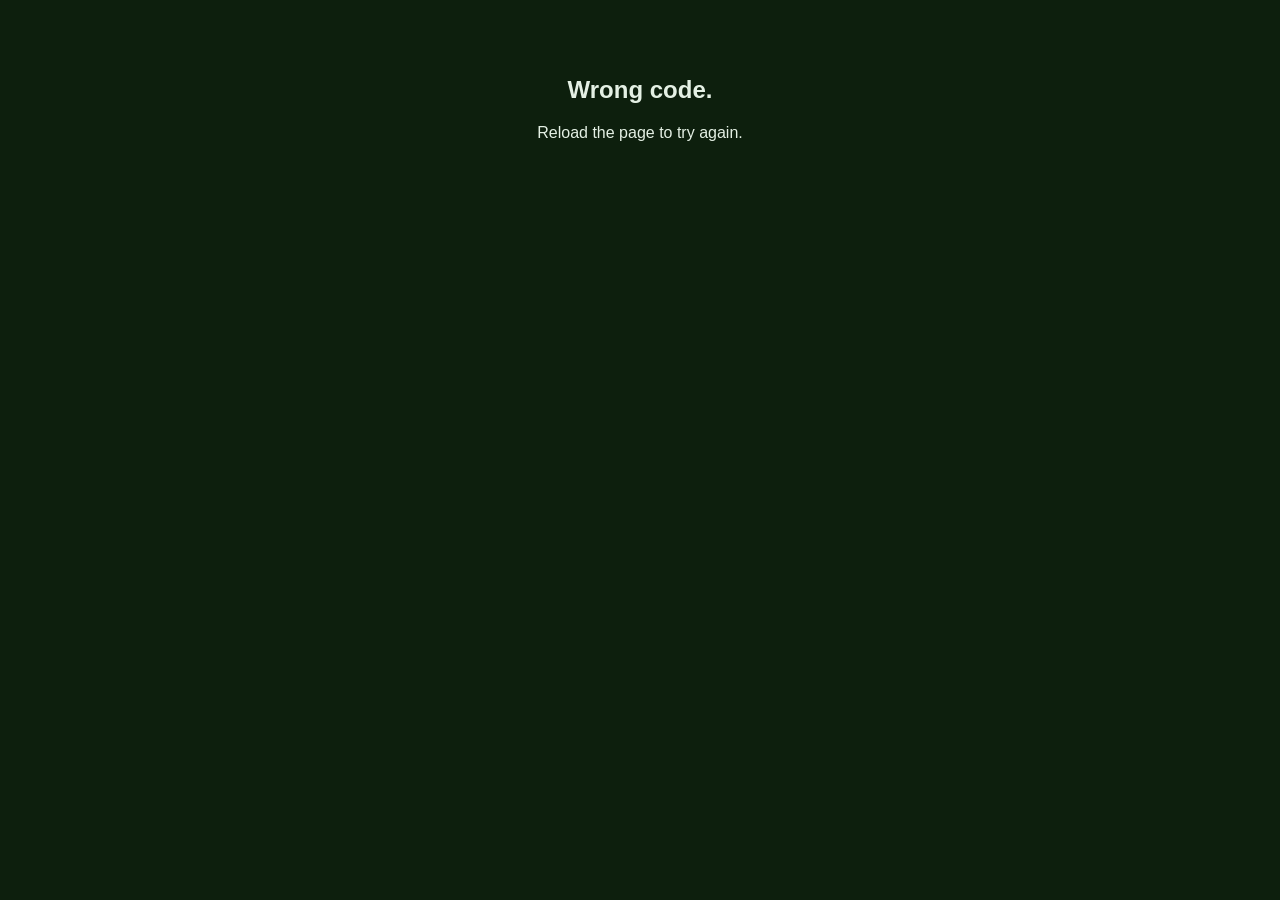
<file: index.html>
<!DOCTYPE html>
<html lang="en">
<head>
  <meta charset="UTF-8" />
  <meta name="viewport" content="width=device-width, initial-scale=1.0" />
  <title>⚽ Soccer Tycoon</title>
  <!-- Cache-busting: the ?v= query strings force browsers to re-fetch on version bumps.
       Run `node tools/version-stamp.js` to sync these with GAME_VERSION in data.js. -->
  <link rel="stylesheet" href="style.css?v=0.16.0" />
</head>
<body>
  <script>
    // Soft access gate — not cryptographically secure
    !function(){
      var PW='HBBD', K='st-auth';
      if(localStorage.getItem(K)===PW) return;
      var p=prompt('⚽ Soccer Tycoon — enter the access code:');
      if(p!==PW){document.documentElement.innerHTML='<body style="padding:3rem;font-family:sans-serif;background:#0d1f0d;color:#e4f0e4;text-align:center"><h2>Wrong code.</h2><p>Reload the page to try again.</p></body>';throw'denied';}
      localStorage.setItem(K,p);
    }();
  </script>

  <div id="app">Loading...</div>

  <!-- Load order matters: each file can only reference names from files above it -->
  <script src="transitions.js?v=0.16.0"></script><!-- Markov chain probabilities + stat influences -->
  <script src="data.js?v=0.16.0"></script>       <!-- constants, content, name generators -->
  <script src="commentary.js?v=0.16.0"></script> <!-- match commentary templates + selection -->
  <script src="save.js?v=0.16.0"></script>       <!-- localStorage read/write -->
  <script src="utils.js?v=0.16.0"></script>      <!-- shared utilities (effectiveStats, UI helpers) -->
  <script src="init.js?v=0.16.0"></script>       <!-- new game creation -->
  <script src="simulator.js?v=0.16.0"></script>  <!-- match engine (pure functions, no DOM) -->

  <!-- One file per screen — add new screens here -->
  <script src="screens/title.js?v=0.16.0"></script>
  <script src="screens/welcome.js?v=0.16.0"></script>
  <script src="screens/newgame.js?v=0.16.0"></script>
  <script src="screens/hub.js?v=0.16.0"></script>
  <script src="screens/gear.js?v=0.16.0"></script>
  <script src="screens/table.js?v=0.16.0"></script>
  <script src="screens/prematch.js?v=0.16.0"></script>
  <script src="screens/match.js?v=0.16.0"></script>
  <script src="screens/results.js?v=0.16.0"></script>
  <script src="screens/training.js?v=0.16.0"></script>
  <script src="screens/packopen.js?v=0.16.0"></script>
  <script src="screens/gameover.js?v=0.16.0"></script>

  <script src="state.js?v=0.16.0"></script>      <!-- gameState, updateState(), render(), bootstrap -->
</body>
</html>
</file>
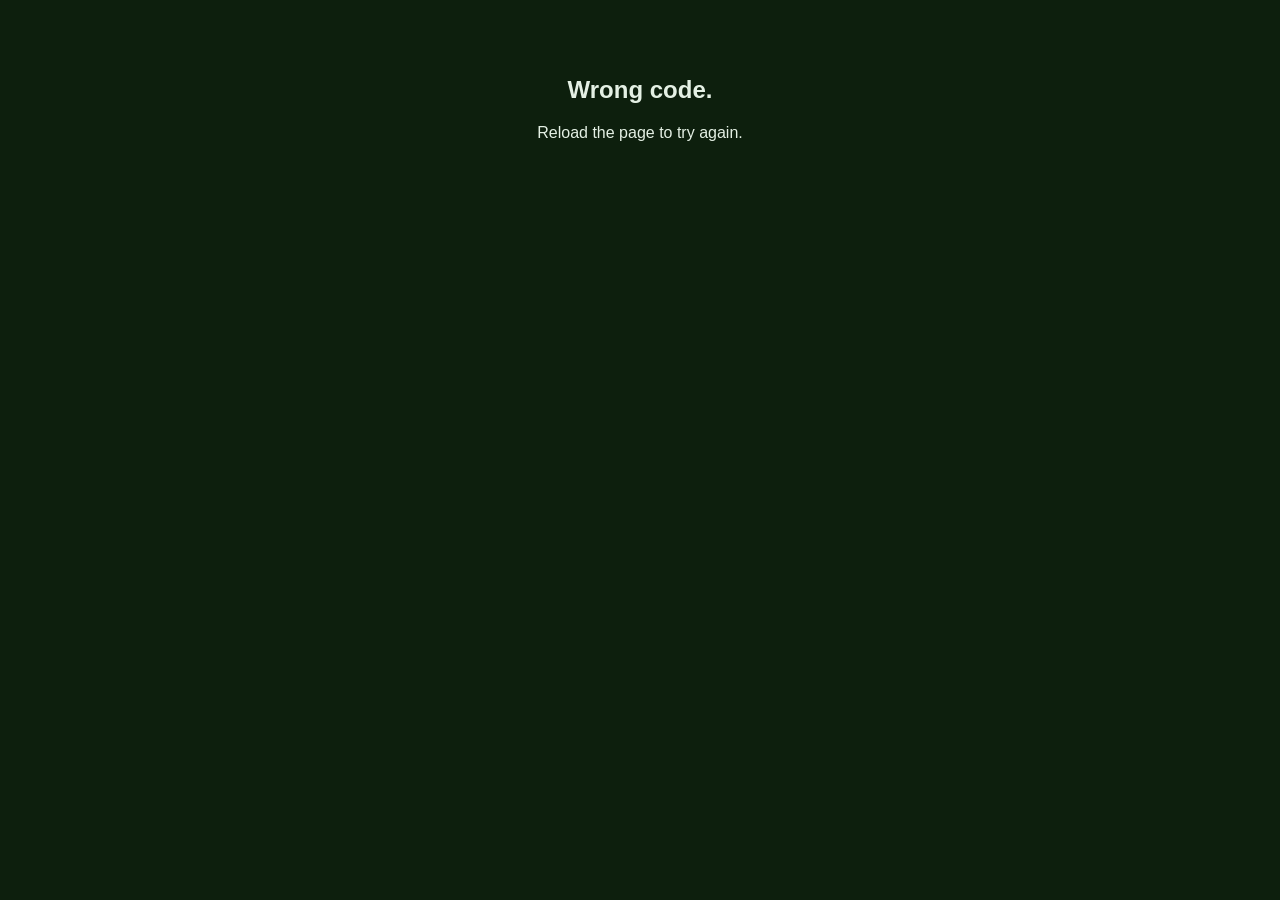
<file: dev/index.html>
<!DOCTYPE html>
<html lang="en">
<head>
  <meta charset="UTF-8" />
  <meta name="viewport" content="width=device-width, initial-scale=1.0" />
  <title>⚽ Soccer Tycoon</title>
  <link rel="stylesheet" href="style.css" />
</head>
<body>
  <script>
    // Soft access gate — not cryptographically secure
    !function(){
      var PW='HBBD', K='st-auth';
      if(localStorage.getItem(K)===PW) return;
      var p=prompt('⚽ Soccer Tycoon — enter the access code:');
      if(p!==PW){document.documentElement.innerHTML='<body style="padding:3rem;font-family:sans-serif;background:#0d1f0d;color:#e4f0e4;text-align:center"><h2>Wrong code.</h2><p>Reload the page to try again.</p></body>';throw'denied';}
      localStorage.setItem(K,p);
    }();
  </script>

  <div id="app">Loading...</div>

  <!-- Load order matters: each file can only reference names from files above it -->
  <script src="transitions.js"></script><!-- Markov chain probabilities + stat influences -->
  <script src="data.js"></script>       <!-- constants, content, name generators -->
  <script src="commentary.js"></script> <!-- match commentary templates + selection -->
  <script src="save.js"></script>       <!-- localStorage read/write -->
  <script src="utils.js"></script>      <!-- shared utilities (effectiveStats, UI helpers) -->
  <script src="init.js"></script>       <!-- new game creation -->
  <script src="simulator.js"></script>  <!-- match engine (pure functions, no DOM) -->

  <!-- One file per screen — add new screens here -->
  <script src="screens/title.js"></script>
  <script src="screens/welcome.js"></script>
  <script src="screens/newgame.js"></script>
  <script src="screens/hub.js"></script>
  <script src="screens/gear.js"></script>
  <script src="screens/table.js"></script>
  <script src="screens/prematch.js"></script>
  <script src="screens/match.js"></script>
  <script src="screens/results.js"></script>
  <script src="screens/training.js"></script>
  <script src="screens/packopen.js"></script>
  <script src="screens/gameover.js"></script>

  <script src="state.js"></script>      <!-- gameState, updateState(), render(), bootstrap -->
</body>
</html>
</file>
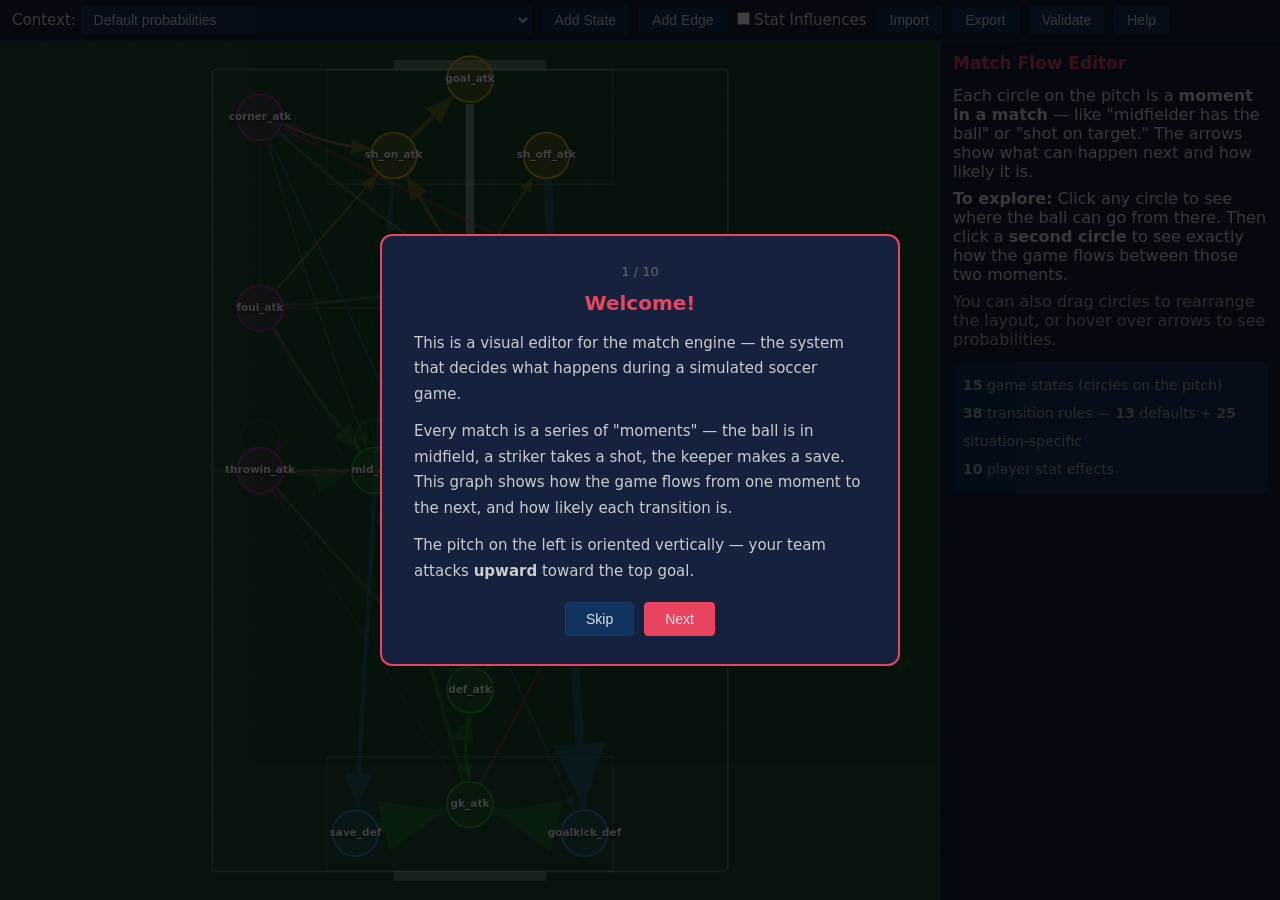
<file: tools/markov-editor/index.html>
<!DOCTYPE html>
<html lang="en">
<head>
  <meta charset="UTF-8">
  <meta name="viewport" content="width=device-width, initial-scale=1.0">
  <title>Markov Graph Editor — Soccer Tycoon</title>
  <link rel="stylesheet" href="editor.css">
</head>
<body>
  <div id="toolbar">
    <label>Context:
      <select id="context-filter"></select>
    </label>
    <button id="btn-add-state">Add State</button>
    <button id="btn-add-edge">Add Edge</button>
    <label><input type="checkbox" id="toggle-influences"> Stat Influences</label>
    <button id="btn-import">Import</button>
    <button id="btn-export">Export</button>
    <button id="btn-validate">Validate</button>
    <button id="btn-help">Help</button>
    <span id="mode-indicator"></span>
  </div>

  <div id="main">
    <div id="canvas-wrap">
      <svg id="pitch" viewBox="0 0 600 900" preserveAspectRatio="xMidYMid meet">
        <defs>
          <marker id="arrow-green" viewBox="0 0 10 8" refX="10" refY="4"
            markerWidth="8" markerHeight="6" orient="auto-start-reverse">
            <path d="M0,0 L10,4 L0,8 Z" fill="#3a3"/>
          </marker>
          <marker id="arrow-gold" viewBox="0 0 10 8" refX="10" refY="4"
            markerWidth="8" markerHeight="6" orient="auto-start-reverse">
            <path d="M0,0 L10,4 L0,8 Z" fill="#da2"/>
          </marker>
          <marker id="arrow-red" viewBox="0 0 10 8" refX="10" refY="4"
            markerWidth="8" markerHeight="6" orient="auto-start-reverse">
            <path d="M0,0 L10,4 L0,8 Z" fill="#c44"/>
          </marker>
          <marker id="arrow-purple" viewBox="0 0 10 8" refX="10" refY="4"
            markerWidth="8" markerHeight="6" orient="auto-start-reverse">
            <path d="M0,0 L10,4 L0,8 Z" fill="#a3a"/>
          </marker>
          <marker id="arrow-blue" viewBox="0 0 10 8" refX="10" refY="4"
            markerWidth="8" markerHeight="6" orient="auto-start-reverse">
            <path d="M0,0 L10,4 L0,8 Z" fill="#38c"/>
          </marker>
        </defs>
        <!-- Pitch markings -->
        <rect x="30" y="30" width="540" height="840" fill="none" stroke="rgba(255,255,255,0.25)" stroke-width="2" rx="4"/>
        <line x1="30" y1="450" x2="570" y2="450" stroke="rgba(255,255,255,0.2)" stroke-width="2"/>
        <circle cx="300" cy="450" r="60" fill="none" stroke="rgba(255,255,255,0.2)" stroke-width="2"/>
        <!-- Penalty areas -->
        <rect x="150" y="30" width="300" height="120" fill="none" stroke="rgba(255,255,255,0.15)" stroke-width="1.5"/>
        <rect x="150" y="750" width="300" height="120" fill="none" stroke="rgba(255,255,255,0.15)" stroke-width="1.5"/>
        <!-- Goals -->
        <rect x="220" y="20" width="160" height="10" fill="rgba(255,255,255,0.3)" rx="2"/>
        <rect x="220" y="870" width="160" height="10" fill="rgba(255,255,255,0.3)" rx="2"/>

        <g id="edges-layer"></g>
        <g id="nodes-layer"></g>
      </svg>
    </div>

    <div id="sidebar">
      <div id="panel-overview" class="panel active">
        <h3>Match Flow Editor</h3>
        <p>Each circle on the pitch is a <b>moment in a match</b> — like "midfielder has the ball" or "shot on target." The arrows show what can happen next and how likely it is.</p>
        <p style="margin-top:8px"><b>To explore:</b> Click any circle to see where the ball can go from there. Then click a <b>second circle</b> to see exactly how the game flows between those two moments.</p>
        <p style="margin-top:8px; color:#aaa">You can also drag circles to rearrange the layout, or hover over arrows to see probabilities.</p>
        <div id="overview-stats"></div>
      </div>

      <div id="panel-node" class="panel">
        <h3><span id="node-name"></span></h3>
        <div id="node-category"></div>
        <div id="node-description" style="color:#aaa; font-size:13px; margin:8px 0"></div>
        <p id="node-pair-hint" style="color:#e94560; font-size:13px; margin:8px 0"></p>
        <h4>Where the ball goes next</h4>
        <div id="node-outgoing"></div>
        <h4>How the ball gets here</h4>
        <div id="node-incoming"></div>
        <button id="btn-delete-node" class="danger">Delete Node</button>
      </div>

      <div id="panel-edge" class="panel">
        <h3 id="edge-title">Transition</h3>
        <div id="edge-context-description" style="color:#aaa; font-size:13px; margin-bottom:8px"></div>
        <div id="edge-prob-section">
          <h4>Probabilities</h4>
          <p style="color:#888; font-size:12px; margin-bottom:6px">What can happen next from this state, and how likely each outcome is. These must add up to 1.0 (100%).</p>
          <div id="edge-dist-rows"></div>
          <div id="edge-sum-bar"></div>
          <button id="btn-normalize">Normalize</button>
        </div>
        <div id="edge-influence-section">
          <h4>Player stat effects</h4>
          <p style="color:#888; font-size:12px; margin-bottom:6px">Player stats that make this transition more or less likely during a match.</p>
          <div id="edge-influence-detail"></div>
        </div>
        <button id="btn-delete-edge" class="danger">Delete Edge</button>
      </div>

      <div id="panel-add-state" class="panel">
        <h3>Add State</h3>
        <label>Name: <input type="text" id="new-state-name" placeholder="e.g. poss_wing_atk"></label>
        <label>Category:
          <select id="new-state-cat">
            <option value="atk possession">atk possession</option>
            <option value="def swap">def swap</option>
            <option value="shots/goals">shots/goals</option>
            <option value="saves/GK">saves/GK</option>
            <option value="set pieces">set pieces</option>
            <option value="match flow">match flow</option>
          </select>
        </label>
        <p>Click on the pitch to place the node.</p>
        <button id="btn-cancel-add-state">Cancel</button>
      </div>
    </div>
  </div>

  <!-- Import Modal -->
  <div id="import-modal" class="modal-overlay hidden">
    <div class="modal">
      <h3>Import Data</h3>
      <label>MARKOV_TRANSITIONS:
        <textarea id="import-transitions" rows="10" placeholder="Paste JS object literal..."></textarea>
      </label>
      <label>STAT_INFLUENCES:
        <textarea id="import-influences" rows="6" placeholder="Paste JS object literal..."></textarea>
      </label>
      <div class="modal-buttons">
        <button id="btn-import-apply">Apply</button>
        <button id="btn-import-cancel">Cancel</button>
      </div>
      <div id="import-error" class="error-msg"></div>
    </div>
  </div>

  <!-- Export Modal -->
  <div id="export-modal" class="modal-overlay hidden">
    <div class="modal">
      <h3>Export Data</h3>
      <label>MARKOV_TRANSITIONS:
        <textarea id="export-transitions" rows="10" readonly></textarea>
        <button id="btn-copy-transitions">Copy to Clipboard</button>
      </label>
      <label>STAT_INFLUENCES:
        <textarea id="export-influences" rows="6" readonly></textarea>
        <button id="btn-copy-influences">Copy to Clipboard</button>
      </label>
      <div class="modal-buttons">
        <button id="btn-export-close">Close</button>
      </div>
    </div>
  </div>

  <script src="../../transitions.js"></script>
  <script src="../../data.js"></script>
  <script src="editor.js"></script>
</body>
</html>
</file>
<file: style.css>
/* ============================================================
   Soccer Tycoon — Stylesheet
   ============================================================ */

:root {
  --bg:          #0d1f0d;
  --surface:     #152515;
  --card:        #1e321e;
  --card-hover:  #263d26;
  --border:      #2e4a2e;
  --accent:      #6dbf67;
  --accent-dim:  #3d7a38;
  --text:        #e4f0e4;
  --text-dim:    #8aaa88;
  --danger:      #e05555;
  --gold:        #f0b429;
  --radius:      10px;
  --radius-sm:   6px;
}

*, *::before, *::after { box-sizing: border-box; margin: 0; padding: 0; }

/* Prevent double-tap zoom on iOS/iPad for all interactive elements */
button, input, select, textarea, label, a, .player-card, .opponent-card, .inventory-card, .inv-tile, .gear-slot-cell, .forge-slot, .btn-alloc {
  touch-action: manipulation;
}

body {
  background: var(--bg);
  background-image:
    radial-gradient(circle at 20% 30%, rgba(109, 191, 103, 0.04) 0%, transparent 50%),
    radial-gradient(circle at 80% 70%, rgba(109, 191, 103, 0.03) 0%, transparent 50%);
  color: var(--text);
  font-family: 'Segoe UI', system-ui, sans-serif;
  font-size: 15px;
  min-height: 100vh;
  overflow-x: hidden;
}

h1 { font-size: 1.8rem; }
h2 { font-size: 1.2rem; margin-bottom: 0.5rem; color: var(--accent); }
h3 { font-size: 1rem; color: var(--text-dim); margin-bottom: 0.4rem; }

.screen {
  max-width: 900px;
  margin: 0 auto;
  padding: 1rem;
  overflow-x: hidden;
  min-height: 100vh;
  animation: screenFadeIn 0.2s ease;
}
@keyframes screenFadeIn { from { opacity: 0; } to { opacity: 1; } }

.screen-header {
  display: flex;
  align-items: center;
  gap: 1rem;
  margin-bottom: 1.2rem;
}

.card {
  background: var(--card);
  border: 1px solid var(--border);
  border-radius: var(--radius);
  padding: 1rem;
}

.dim { color: var(--text-dim); font-style: italic; }

/* ---- Buttons ---- */
button { cursor: pointer; border: none; border-radius: var(--radius-sm); font-size: 1rem; transition: 0.15s; }

.btn-primary {
  background: var(--accent);
  color: #0d1f0d;
  padding: 0.6rem 1.4rem;
  font-weight: bold;
}
.btn-primary:hover { background: #82d47c; }

.btn-secondary {
  background: var(--accent-dim);
  color: var(--text);
  border: 1px solid var(--accent-dim);
  padding: 0.6rem 1.4rem;
  font-weight: bold;
}
.btn-secondary:hover { background: #4a8f44; }

.btn-small {
  background: var(--accent-dim);
  color: var(--text);
  padding: 0.3rem 0.7rem;
  font-size: 0.85rem;
}
.btn-small:hover { background: var(--accent); color: #0d1f0d; }

.btn-danger {
  background: var(--danger);
  color: white;
}
.btn-danger:hover { filter: brightness(1.2); }

.btn-back {
  background: none;
  color: var(--text-dim);
  font-size: 0.95rem;
  padding: 0.3rem 0.5rem;
  border: 1px solid var(--border);
}
.btn-back:hover { color: var(--text); border-color: var(--accent); }

.btn-large { padding: 0.8rem 2rem; font-size: 1.1rem; }

/* ---- Inputs ---- */
input[type="text"] {
  background: var(--surface);
  border: 1px solid var(--border);
  border-radius: var(--radius-sm);
  color: var(--text);
  font-size: 1rem;
  padding: 0.5rem 0.7rem;
  flex: 1;
}
input[type="text"]:focus { outline: none; border-color: var(--accent); }

/* ---- New Game ---- */
.newgame-screen { display: flex; flex-direction: column; align-items: center; padding-top: 2rem; gap: 1.5rem; }
.newgame-screen h1 { font-size: 2.5rem; }
.subtitle { color: var(--text-dim); }

.setup-card { width: 100%; max-width: 560px; display: flex; flex-direction: column; gap: 1rem; }
.player-name-grid { display: flex; flex-direction: column; gap: 1rem; }
.setup-card h2 { margin-top: 0.5rem; }

.name-field { display: flex; flex-direction: column; gap: 0.3rem; }
.name-field label { font-size: 0.85rem; color: var(--text-dim); text-transform: uppercase; letter-spacing: 0.05em; }
.name-row { display: flex; gap: 0.5rem; align-items: center; }

/* ---- Creation Wizard ---- */
.wiz-steps {
  display: flex;
  gap: 0.5rem;
  justify-content: center;
  margin-bottom: 1rem;
}
.wiz-step {
  font-size: 0.75rem;
  font-weight: bold;
  text-transform: uppercase;
  letter-spacing: 0.05em;
  padding: 0.2rem 0.6rem;
  border-radius: 3px;
  background: var(--surface);
  color: var(--text-dim);
  border: 1px solid var(--border);
}
.wiz-step-done { background: var(--accent-dim); color: var(--text); border-color: var(--accent-dim); }
.wiz-step-current { background: var(--accent); color: #0d1f0d; border-color: var(--accent); }

.alloc-section { margin-top: 0.5rem; }
.alloc-header {
  display: flex;
  align-items: center;
  gap: 0.75rem;
  margin-bottom: 0.6rem;
  flex-wrap: wrap;
}
.alloc-header h3 { margin-bottom: 0; flex: 1; }
.alloc-remaining {
  font-size: 0.85rem;
  font-weight: bold;
  color: var(--gold);
}
.alloc-remaining.alloc-done { color: var(--accent); }

.alloc-stat-row {
  display: flex;
  align-items: center;
  gap: 0.4rem;
  margin-bottom: 0.35rem;
}
.alloc-stat-label {
  width: 32px;
  font-size: 0.75rem;
  font-weight: bold;
  text-align: right;
  flex-shrink: 0;
}
.btn-alloc {
  width: 30px;
  height: 30px;
  border-radius: 50%;
  background: var(--accent-dim);
  color: var(--text);
  font-size: 1.1rem;
  font-weight: bold;
  display: flex;
  align-items: center;
  justify-content: center;
  flex-shrink: 0;
  line-height: 1;
  padding: 0;
}
.btn-alloc:hover:not(.btn-disabled) { background: var(--accent); color: #0d1f0d; }

.alloc-stat-bar {
  flex: 1;
  height: 22px;
  background: var(--surface);
  border-radius: 4px;
  overflow: hidden;
  position: relative;
}
.alloc-stat-fill {
  height: 100%;
  border-radius: 4px;
  transition: width 0.15s;
}
.alloc-stat-val {
  position: absolute;
  right: 6px;
  top: 50%;
  transform: translateY(-50%);
  font-size: 0.75rem;
  font-weight: bold;
  color: var(--text);
  text-shadow: 0 1px 2px rgba(0,0,0,0.5);
}

.wiz-nav {
  display: flex;
  justify-content: space-between;
  margin-top: 1rem;
  gap: 0.75rem;
}

/* ---- Hub ---- */
.hub-header {
  display: flex;
  justify-content: space-between;
  align-items: flex-start;
  padding: 0.8rem 0;
  margin-bottom: 1rem;
  border-bottom: 1px solid var(--border);
}
.hub-title h1 { font-size: 1.5rem; }
.fans-display { font-size: 1.1rem; color: var(--gold); font-weight: bold; margin-top: 0.2rem; }
.hub-meta { text-align: right; color: var(--text-dim); font-size: 0.9rem; display: flex; flex-direction: column; gap: 0.2rem; }

.hub-screen section { margin-bottom: 1.5rem; }

.roster-grid {
  display: grid;
  grid-template-columns: repeat(auto-fill, minmax(150px, 1fr));
  gap: 0.75rem;
}

.bench-grid {
  display: flex;
  flex-wrap: wrap;
  gap: 0.75rem;
}

.player-card {
  background: var(--card);
  border: 1px solid var(--border);
  border-radius: var(--radius);
  padding: 0.75rem;
  cursor: pointer;
  transition: 0.15s;
  display: flex;
  flex-direction: column;
  gap: 0.3rem;
}
.player-card:hover { background: var(--card-hover); border-color: var(--accent); }
.player-card.bench-card { min-width: 130px; }
.player-card.empty-slot { opacity: 0.4; cursor: default; }

.slot-label { font-size: 0.72rem; text-transform: uppercase; letter-spacing: 0.06em; color: var(--text-dim); }
.slot-name  { font-weight: bold; font-size: 0.95rem; }

.player-stats-mini {
  display: flex;
  flex-wrap: wrap;
  gap: 0.2rem;
  margin-top: 0.2rem;
}
.player-stats-mini span {
  font-size: 0.7rem;
  color: var(--text-dim);
  background: var(--surface);
  padding: 0.1rem 0.3rem;
  border-radius: 3px;
}

.gear-slots-mini { display: flex; flex-direction: column; gap: 0.2rem; margin-top: 0.3rem; }
.gear-slot-mini  { font-size: 0.72rem; }

.gear-hint { font-size: 0.7rem; color: var(--accent-dim); margin-top: auto; }

.gear-chip {
  border: 1px solid var(--border);
  border-radius: 4px;
  padding: 0.1rem 0.35rem;
  font-size: 0.7rem;
  white-space: nowrap;
}
.gear-empty { color: var(--text-dim); font-size: 0.7rem; font-style: italic; }

.hub-actions { display: flex; justify-content: center; padding: 1rem 0; gap: 1rem; flex-wrap: wrap; }

.hub-footer {
  display: flex;
  justify-content: flex-end;
  align-items: center;
  gap: 1rem;
  padding: 0.75rem 0 0.25rem;
  border-top: 1px solid var(--border);
  margin-top: 0.5rem;
}

.version-label {
  font-size: 0.7rem;
  color: var(--text-dim);
  opacity: 0.5;
}

/* Swap mode */
.player-card.swap-selected { border-color: var(--gold); background: #1e2e12; }
.swap-hint { font-size: 0.7rem; color: var(--accent-dim); margin-top: auto; }
.swap-hint.selected { color: var(--gold); font-weight: bold; }
.swap-mode-badge {
  display: inline-block;
  background: var(--gold);
  color: #0d1f0d;
  font-size: 0.62rem;
  font-weight: bold;
  padding: 0.1rem 0.45rem;
  border-radius: 3px;
  vertical-align: middle;
  text-transform: uppercase;
  letter-spacing: 0.05em;
  margin-left: 0.4rem;
}

.win-banner  { text-align: center; background: var(--gold); color: #0d1f0d; padding: 1rem; border-radius: var(--radius); font-size: 1.3rem; font-weight: bold; }
.lose-banner { text-align: center; background: var(--danger); padding: 1rem; border-radius: var(--radius); font-size: 1.1rem; font-weight: bold; }

/* ---- Manage Gear ---- */
.manage-gear-screen { }

.gear-layout {
  display: grid;
  grid-template-columns: 280px 1fr;
  gap: 1.5rem;
  margin-top: 1rem;
}
@media (max-width: 640px) { .gear-layout { grid-template-columns: 1fr; } }

.stats-panel, .gear-panel { background: var(--card); border: 1px solid var(--border); border-radius: var(--radius); padding: 1rem; }

.stat-row { display: grid; grid-template-columns: 90px 30px 40px 1fr; align-items: center; gap: 0.4rem; margin-bottom: 0.4rem; }
.stat-label { font-size: 0.85rem; }
.stat-value { text-align: right; font-weight: bold; }
.stat-bonus { color: var(--accent); font-size: 0.8rem; }
.stat-bar { background: var(--surface); border-radius: 3px; height: 6px; overflow: hidden; }
.stat-bar-fill { background: var(--accent); height: 100%; border-radius: 3px; transition: width 0.3s; }

.gear-section { margin-bottom: 1.2rem; border-bottom: 1px solid var(--border); padding-bottom: 1rem; }
.gear-section:last-child { border-bottom: none; }

.equipped-card {
  border: 2px solid;
  border-radius: var(--radius-sm);
  padding: 0.6rem;
  margin-bottom: 0.5rem;
  display: flex;
  flex-direction: column;
  gap: 0.2rem;
}
.equipped-card strong { font-size: 0.95rem; }
.equipped-card em     { font-size: 0.8rem; color: var(--text-dim); }
.equipped-card .bonus-list { font-size: 0.8rem; color: var(--accent); }

.empty-gear-slot { color: var(--text-dim); font-style: italic; font-size: 0.85rem; padding: 0.4rem 0; }

.inventory-cards { display: flex; flex-direction: column; gap: 0.4rem; }

/* ---- Card Image Component ---- */
.card-img-wrap {
  background: #0a160a;
  border-radius: var(--radius-sm);
  overflow: hidden;
  display: flex;
  align-items: center;
  justify-content: center;
  flex-shrink: 0;
}
.card-img-wrap img { width: 100%; height: 100%; object-fit: contain; }
.card-img-wrap.large { width: 160px; height: 160px; }
.card-img-wrap.small { width: 48px; height: 48px; }
.card-img-wrap.card-img-missing::after { content: '?'; color: #333; font-size: 1.5rem; }
.card-img-wrap.card-img-missing img   { display: none; }

/* ---- Rarity glows (pack opening) ---- */
.pack-card.rarity-rare      { box-shadow: 0 0 14px #2196f355; }
.pack-card.rarity-epic      { box-shadow: 0 0 20px #9c27b088; }
.pack-card.rarity-legendary { animation: cardReveal 1s ease both, legendaryPulse 2s ease-in-out 1s infinite; }
@keyframes legendaryPulse {
  0%, 100% { box-shadow: 0 0 16px #ff980088; }
  50%       { box-shadow: 0 0 36px #ff9800cc; }
}

.inventory-card {
  background: var(--surface);
  border: 1px solid var(--border);
  border-radius: var(--radius-sm);
  padding: 0.5rem 0.7rem;
  cursor: pointer;
  transition: 0.15s;
  display: flex;
  flex-direction: row;
  align-items: center;
  gap: 0.6rem;
}
.inventory-card-text {
  display: flex;
  flex-direction: column;
  gap: 0.15rem;
  min-width: 0;
}
.inventory-card:hover  { background: var(--card-hover); border-color: var(--accent); }
.inventory-card.equipped { border-color: var(--accent); background: var(--card-hover); }
.inventory-card strong { font-size: 0.9rem; }
.inventory-card em     { font-size: 0.78rem; color: var(--text-dim); }
.inventory-card .bonus-list { font-size: 0.78rem; color: var(--accent); }
.inventory-card .qty   { color: var(--text-dim); font-size: 0.8rem; margin-left: 0.3rem; }

.rarity-badge {
  display: inline-block;
  font-size: 0.65rem;
  font-weight: bold;
  text-transform: uppercase;
  letter-spacing: 0.06em;
  padding: 0.1rem 0.4rem;
  border-radius: 3px;
  color: white;
  margin-bottom: 0.1rem;
}

/* ---- Gear Up ---- */
.gearup-layout {
  display: grid;
  grid-template-columns: auto 220px;
  gap: 1rem;
  max-width: 100%;
  justify-content: start;
  margin-top: 1rem;
  align-items: start;
}
@media (max-width: 700px) {
  .gearup-layout { grid-template-columns: 1fr; }
  .pgr-stats, .gch-stats-spacer { display: none; }
}

.gearup-players { display: flex; flex-direction: column; gap: 0.5rem; }

.gearup-inv-col {
  display: flex;
  flex-direction: column;
}

.gearup-inventory {
  background: var(--card);
  border: 1px solid var(--border);
  border-radius: var(--radius);
  padding: 0.75rem;
  position: sticky;
  top: 1rem;
  max-height: calc(100vh - 5rem);
  overflow-y: auto;
}

.player-gear-row {
  background: var(--card);
  border: 1px solid var(--border);
  border-radius: var(--radius);
  padding: 0.65rem 0.6rem;
  display: flex;
  align-items: center;
  gap: 0.5rem;
  transition: 0.15s;
}
.player-gear-row.pgr-selected { border-color: var(--accent); }

.pgr-identity { width: 120px; flex-shrink: 0; }
.pgr-pos  { font-size: 0.68rem; text-transform: uppercase; letter-spacing: 0.06em; color: var(--text-dim); }
.pgr-name { font-weight: bold; font-size: 0.9rem; }

.pgr-slots { display: flex; gap: 0.4rem; }

.gear-slot-cell {
  border: 1px solid var(--border);
  border-radius: var(--radius-sm);
  padding: 0.2rem;
  cursor: pointer;
  width: 56px;
  text-align: center;
  background: var(--surface);
  transition: 0.15s;
  flex-shrink: 0;
}
.gear-slot-cell:hover { border-color: var(--accent-dim); }
.gear-slot-cell.gsc-selected { border-color: var(--accent); background: var(--card-hover); box-shadow: 0 0 0 2px var(--accent-dim); }
.gear-slot-cell.gsc-empty { opacity: 0.55; }

.gsc-card  { border-bottom: 2px solid; line-height: 0; }
.gsc-placeholder { font-size: 0.65rem; color: var(--text-dim); display: flex; align-items: center; justify-content: center; width: 48px; height: 48px; }

.inv-empty-hint { color: var(--text-dim); font-style: italic; }
.inv-section { margin-bottom: 1rem; }
.inv-section-label { font-size: 0.68rem; text-transform: uppercase; letter-spacing: 0.06em; color: var(--text-dim); margin-bottom: 0.4rem; }

/* ---- Gear Up: Column Headers ---- */
.gearup-column-header {
  display: flex;
  align-items: center;
  gap: 0.5rem;
  padding: 0 0.6rem 0.3rem;
}
.gch-spacer { width: 120px; flex-shrink: 0; }
.gch-slots { display: flex; gap: 0.4rem; }
.gch-slot {
  width: 56px;
  text-align: center;
  font-size: 0.65rem;
  text-transform: uppercase;
  letter-spacing: 0.06em;
  color: var(--text-dim);
  flex-shrink: 0;
}

/* ---- Gear Up: Gloves placeholder (outfield rows) ---- */
.gsc-gloves-placeholder {
  width: 56px;
  visibility: hidden;
  border: none;
  padding: 0;
  flex-shrink: 0;
}

/* ---- Gear Up: Stat bars in player rows ---- */
.pgr-stats { display: flex; flex-direction: column; gap: 1px; width: 80px; flex-shrink: 0; }
.pgr-stat-row { display: flex; align-items: center; gap: 3px; height: 10px; }
.pgr-stat-abbr { font-size: 0.5rem; color: var(--text-dim); width: 20px; text-align: right; flex-shrink: 0; }
.pgr-stats .stat-bar { flex: 1; height: 4px; }
.pgr-stats .stat-bar-fill { height: 4px; }
.stat-star { font-size: 0.6rem; line-height: 1; flex-shrink: 0; -webkit-text-stroke: 0.5px #d4a017; }
.gch-stats-spacer { width: 80px; flex-shrink: 0; }

/* ---- Gear Up: Inventory header ---- */
.inv-header { display: flex; align-items: flex-end; justify-content: space-between; padding: 0 0 0.3rem; }
.inv-header h2 { margin-bottom: 0; }
.gearup-inventory { border-top-left-radius: 0; border-top-right-radius: 0; }

/* ---- Gear Up: Forge ---- */
.forge-slots { display: flex; gap: 0.5rem; justify-content: center; margin: 0.75rem 0; }
.forge-slot {
  width: 56px; height: 56px;
  border: 2px dashed var(--border);
  border-radius: var(--radius-sm);
  display: flex; flex-direction: column; align-items: center; justify-content: center;
  gap: 0.2rem; cursor: pointer; transition: 0.15s;
  background: var(--surface); text-align: center;
}
.forge-slot-empty { color: var(--text-dim); font-size: 1.5rem; }
.forge-slot-filled { border-style: solid; }
.forge-slot-filled:hover { border-color: var(--danger); }
.forge-slot-name { font-size: 0.55rem; line-height: 1.1; word-break: break-word; max-width: 68px; }

.forge-result { display: flex; flex-direction: column; align-items: center; gap: 0.75rem; padding: 1rem 0; }
.forge-result-label { font-size: 1rem; color: var(--accent); font-weight: bold; }
.forge-result-card { display: flex; flex-direction: column; align-items: center; gap: 0.4rem; text-align: center; }

.btn-disabled { opacity: 0.4; cursor: not-allowed; pointer-events: none; }

/* ---- Drag-and-drop ---- */
.drag-ghost {
  position: fixed;
  z-index: 2000;
  pointer-events: none;
  opacity: 0.88;
  transform: scale(1.15);
  filter: drop-shadow(0 4px 12px rgba(0,0,0,0.5));
  width: 56px; height: 56px;
  border: 2px solid var(--border);
  border-radius: var(--radius-sm);
  background: var(--surface);
  overflow: hidden;
}
.drag-ghost .card-img-wrap { width: 100%; height: 100%; }
.drag-ghost .card-img-wrap img { width: 100%; height: 100%; object-fit: cover; }

.gsc-drop-valid {
  border-color: var(--accent) !important;
  background: var(--card-hover) !important;
  box-shadow: 0 0 0 2px var(--accent), 0 0 8px rgba(109, 191, 103, 0.3);
  opacity: 1 !important;
}

.drag-active .drag-source { opacity: 0.3; }

.drop-target-active {
  border-color: var(--accent) !important;
  box-shadow: inset 0 0 8px rgba(109, 191, 103, 0.2);
}

/* Prevent text selection while dragging */
.drag-active { user-select: none; -webkit-user-select: none; }

/* ---- Gear Up: Inventory context hint ---- */
.inv-context-hint {
  font-size: 0.85rem;
  color: var(--text-dim);
  margin-bottom: 0.75rem;
}

/* ---- Gear Up: Filter bar ---- */
.inv-filter-bar {
  display: flex;
  gap: 0.35rem;
  margin-bottom: 0.75rem;
  flex-wrap: wrap;
}
.inv-filter-btn {
  background: var(--surface);
  color: var(--text-dim);
  border: 1px solid var(--border);
  border-radius: var(--radius-sm);
  padding: 0.3rem 0.6rem;
  font-size: 0.78rem;
  cursor: pointer;
  transition: 0.15s;
}
.inv-filter-btn:hover { border-color: var(--accent-dim); color: var(--text); }
.inv-filter-btn--active {
  background: var(--accent-dim);
  color: var(--text);
  border-color: var(--accent);
}

/* ---- Gear Up: Inventory tile grid ---- */
.inv-tile-grid {
  display: grid;
  grid-template-columns: repeat(3, 1fr);
  gap: 0.35rem;
}
.inv-tile {
  background: var(--surface);
  border: 1px solid var(--border);
  border-radius: var(--radius-sm);
  padding: 0.2rem;
  cursor: pointer;
  transition: 0.15s;
  display: flex;
  flex-direction: column;
  align-items: center;
  gap: 0.15rem;
  text-align: center;
}
.inv-tile:hover { border-color: var(--accent); background: var(--card-hover); }
.inv-tile-name { font-size: 0.55rem; font-weight: bold; line-height: 1.1; word-break: break-word; }

/* ---- Modal ---- */
.modal-backdrop {
  position: fixed;
  inset: 0;
  background: rgba(0, 0, 0, 0.7);
  display: flex;
  align-items: center;
  justify-content: center;
  z-index: 1000;
  padding: 1rem;
}
.modal-content {
  background: var(--card);
  border: 1px solid var(--border);
  border-radius: var(--radius);
  padding: 1.5rem;
  max-width: 340px;
  width: 100%;
  display: flex;
  flex-direction: column;
  align-items: center;
  gap: 0.5rem;
  position: relative;
  text-align: center;
  max-height: 90vh;
  overflow-y: auto;
}
.modal-close {
  position: absolute;
  top: 0.5rem;
  right: 0.5rem;
  background: none;
  color: var(--text-dim);
  font-size: 1.2rem;
  padding: 0.2rem 0.5rem;
  border: none;
}
.modal-close:hover { color: var(--text); }
.modal-slot-label {
  font-size: 0.7rem;
  text-transform: uppercase;
  letter-spacing: 0.06em;
  color: var(--text-dim);
}
.modal-card-name { font-size: 1.1rem; font-weight: bold; }
.modal-flavour { font-size: 0.85rem; color: var(--text-dim); font-style: italic; }
.modal-bonuses { font-size: 0.9rem; color: var(--accent); }
.modal-qty { font-size: 0.78rem; color: var(--text-dim); }
.modal-actions {
  display: flex;
  gap: 0.5rem;
  margin-top: 0.5rem;
  flex-wrap: wrap;
  justify-content: center;
}

/* ---- Stat Detail Modal ---- */
.sdm-modal { max-width: 380px; text-align: left; }
.sdm-title { font-size: 1.2rem; font-weight: bold; text-align: center; width: 100%; margin-bottom: 0.5rem; }
.sdm-rows { display: flex; flex-direction: column; gap: 0.6rem; width: 100%; }
.sdm-row {
  display: grid;
  grid-template-columns: 36px 1fr 80px;
  gap: 0.5rem;
  align-items: start;
}
.sdm-stat-name { font-weight: bold; font-size: 0.8rem; padding-top: 2px; }
.sdm-stat-total { font-weight: bold; font-size: 1.1rem; }
.sdm-stat-parts { display: flex; gap: 0.5rem; font-size: 0.75rem; color: var(--text-dim); flex-wrap: wrap; }
.sdm-stat-parts .sdm-gear { color: var(--accent); }
.sdm-stat-parts .sdm-milestone { color: var(--gold); }
.sdm-stat-desc { font-size: 0.72rem; color: var(--text-dim); font-style: italic; margin-top: 2px; }
.sdm-stat-bar-wrap { padding-top: 5px; }
.sdm-stat-bar-wrap .stat-bar { height: 6px; }

.player-stats-mini { cursor: pointer; }
.player-stats-mini:hover span { background: var(--card-hover); }

/* ---- Match Select ---- */
.matchselect-screen { }
.tier-group { margin-bottom: 1.5rem; }

.opponent-grid {
  display: grid;
  grid-template-columns: repeat(auto-fill, minmax(200px, 1fr));
  gap: 0.75rem;
}

.opponent-card {
  background: var(--card);
  border: 1px solid var(--border);
  border-radius: var(--radius);
  padding: 0.85rem;
  cursor: pointer;
  transition: 0.15s;
  display: flex;
  flex-direction: column;
  gap: 0.3rem;
}
.opponent-card:hover { background: var(--card-hover); border-color: var(--accent); transform: translateY(-2px); }
.opponent-card.special { border-color: var(--gold); background: #1f2e10; }

.opp-name  { font-weight: bold; font-size: 1rem; }
.opp-stars { color: var(--gold); font-size: 0.9rem; letter-spacing: 0.1em; }
.opp-note  { font-size: 0.8rem; color: var(--text-dim); font-style: italic; }
.opp-fans  { font-size: 0.8rem; margin-top: 0.2rem; }
.fan-range.win  { color: var(--accent); font-weight: bold; }
.fan-range.loss { color: var(--danger); font-weight: bold; }
.fan-label { color: var(--text-dim); }

/* ---- Pre-Match ---- */
.prematch-screen {}
.prematch-two-col { display: flex; flex-direction: column; gap: 1rem; padding-top: 0.5rem; }
.prematch-col-left { display: flex; flex-direction: column; align-items: center; gap: 1rem; }
.prematch-col-right { display: flex; flex-direction: column; gap: 0.5rem; }

.vs-banner { display: flex; align-items: center; gap: 1.5rem; width: 100%; max-width: 600px; }
.vs-team { flex: 1; text-align: center; font-size: 1.2rem; font-weight: bold; }
.vs-team.opp-team { color: var(--danger); }
.vs-divider { font-size: 2rem; font-weight: 900; color: var(--gold); }

.prematch-card { width: 100%; max-width: 500px; text-align: center; }
.opp-stars.big { font-size: 1.3rem; color: var(--gold); margin-bottom: 0.5rem; }
.opp-note-big  { font-size: 1rem; margin-bottom: 0.8rem; }
.trash-talk    { font-style: italic; color: var(--text-dim); border-left: 3px solid var(--border); padding-left: 0.8rem; text-align: left; }

/* Pre-match commentary */
.prematch-commentary {
  width: 100%; max-width: 700px;
  background: var(--card); border-radius: var(--radius);
  padding: 0.8rem 1rem;
}
.prematch-commentary p {
  color: var(--text-dim); font-size: 0.85rem;
  margin-bottom: 0.4rem;
}
.prematch-commentary p:last-child { margin-bottom: 0; }

/* Roster comparison */
.prematch-roster {
  width: 100%; max-width: 700px;
}
.prematch-roster-header {
  display: grid; grid-template-columns: 1fr auto 1fr;
  text-align: center; font-size: 0.75rem; font-weight: bold;
  color: var(--text-dim); padding-bottom: 0.4rem;
  border-bottom: 1px solid var(--border); margin-bottom: 0.5rem;
}

.prematch-position-row {
  background: var(--card); border-radius: var(--radius-sm);
  padding: 0.6rem 0.8rem; margin-bottom: 0.5rem;
}
.prematch-pos-label {
  text-align: center; font-size: 0.7rem; font-weight: bold;
  color: var(--accent); text-transform: uppercase;
  margin-bottom: 0.4rem;
}
.prematch-comparison {
  display: grid; grid-template-columns: 1fr auto 1fr;
  gap: 0.5rem; align-items: start;
}
.prematch-player-side {
  display: flex; flex-direction: column; align-items: flex-start;
}
.prematch-opp-side {
  align-items: flex-end;
}
.prematch-player-name {
  font-size: 0.9rem; font-weight: bold; margin-bottom: 0.3rem;
  white-space: nowrap; overflow: hidden; text-overflow: ellipsis;
  max-width: 100%;
}
.prematch-gear-row {
  display: flex; gap: 3px; margin-top: 0.2rem;
}
.prematch-gear-thumb {
  width: 24px; height: 24px; border-radius: 3px;
  border: 2px solid var(--border); overflow: hidden;
  background: var(--surface);
}
.prematch-gear-thumb img {
  width: 100%; height: 100%; object-fit: cover;
}
.prematch-stats-center {
  display: flex; flex-direction: column; gap: 0.25rem;
  min-width: 140px; max-width: 220px;
}
.prematch-stat-row {
  display: grid; grid-template-columns: 20px 1fr 32px 1fr 20px;
  gap: 4px; align-items: center; font-size: 0.8rem;
}
.prematch-stat-val {
  text-align: center; font-weight: bold; font-size: 0.8rem;
}
.prematch-stat-val.stat-advantage { color: var(--accent); }
.prematch-stat-val.stat-disadvantage { color: var(--danger); }
.prematch-stat-label {
  text-align: center; font-size: 0.6rem; font-weight: bold;
}
.prematch-stat-bar-left, .prematch-stat-bar-right {
  display: flex; align-items: center;
}
.prematch-stat-bar-left { justify-content: flex-end; }
.prematch-stat-bar-right { justify-content: flex-start; }

/* Responsive: stack on narrow screens */
@media (max-width: 500px) {
  .prematch-comparison {
    grid-template-columns: 1fr;
    gap: 0.3rem;
  }
  .prematch-opp-side {
    align-items: flex-start;
    border-top: 1px solid var(--border);
    padding-top: 0.3rem;
  }
  .prematch-stats-center {
    min-width: unset;
  }
  .prematch-stat-row {
    grid-template-columns: 20px 1fr 32px 1fr 20px;
  }
}

/* ---- Match Screen ---- */
.match-screen { display: flex; flex-direction: column; height: 100vh; overflow: hidden; }

.match-header {
  display: grid;
  grid-template-columns: 1fr auto 1fr;
  align-items: end;
  padding: 0.8rem 1rem;
  background: var(--surface);
  border-bottom: 1px solid var(--border);
  gap: 0.5rem;
}
.match-team:first-child { text-align: left; }
.match-team:last-child  { text-align: right; color: var(--danger); }
.match-team { font-weight: bold; font-size: 1rem; }
.match-score-block { text-align: center; }
.match-minute { font-size: 1.4rem; font-weight: 700; color: var(--accent); }
.match-score { font-size: 2.2rem; font-weight: 900; color: var(--gold); white-space: nowrap; }

.match-controls {
  display: flex;
  justify-content: center;
  align-items: center;
  padding: 0.5rem 1rem;
  background: var(--surface);
  border-bottom: 1px solid var(--border);
  font-size: 0.85rem;
}

.speed-controls {
  display: flex;
  gap: 0.3rem;
  align-items: center;
}
.btn-speed {
  background: var(--card);
  color: var(--text-dim);
  border: 1px solid var(--border);
  border-radius: var(--radius-sm);
  padding: 0.3rem 0.6rem;
  font-size: 0.85rem;
  cursor: pointer;
  font-family: inherit;
  min-width: 2.2rem;
  text-align: center;
  transition: background 0.15s, color 0.15s;
}
.btn-speed:hover { background: var(--card-hover); color: var(--text); }
.btn-speed.active {
  background: var(--accent);
  color: #0d1f0d;
  border-color: var(--accent);
  font-weight: 700;
}
.btn-speed-skip { margin-left: 0.3rem; }

.event-log {
  flex: 1;
  overflow-y: auto;
  overflow-x: hidden;
  padding: 0.8rem 1rem;
  display: flex;
  flex-direction: column;
  gap: 0.35rem;
  width: 100%;
  min-width: 0;
}

.event-line {
  display: flex;
  align-items: baseline;
  font-size: 0.85rem;
  padding: 0.25rem 0.5rem;
  border-left: 3px solid transparent;
  border-radius: var(--radius-sm);
  line-height: 1.3;
}
.event-line.subdued {
  color: var(--text-dim);
  animation: fastSlide 0.15s ease;
}
.event-line.highlight {
  background: var(--card);
  border-left-color: var(--accent);
  font-size: 1.1rem;
  font-weight: 600;
  padding: 0.5rem 0.6rem;
  margin: 0.3rem 0;
  animation: highlightPop 0.4s ease;
}
.event-line.opponent.subdued  { color: var(--border); }
.event-line.highlight.opponent { border-left-color: var(--danger); color: var(--text); }

.event-min { color: var(--accent-dim); font-size: 0.8rem; min-width: 2.5rem; text-align: right; margin-right: 0.4rem; flex-shrink: 0; }
.event-text { flex: 1; }

@keyframes fastSlide {
  from { opacity: 0; }
  to   { opacity: 1; }
}
@keyframes highlightPop {
  0%   { opacity: 0; transform: scale(0.95); }
  60%  { transform: scale(1.02); }
  100% { opacity: 1; transform: scale(1); }
}

#match-end-btn { padding: 1rem; text-align: center; background: var(--surface); border-top: 1px solid var(--border); }

@keyframes fadeIn { from { opacity: 0; transform: translateY(4px); } to { opacity: 1; transform: none; } }

/* ---- Results (newspaper flip-through) ---- */
.results-screen { display: flex; flex-direction: column; align-items: center; gap: 1rem; padding-top: 1rem; text-align: center; }
.newspaper.results-newspaper {
  margin-bottom: 0; max-width: 92vw; width: 92vw;
  min-height: 55vh; padding: 2.5rem 3rem;
  display: flex; flex-direction: column; justify-content: center;
  box-sizing: border-box;
}

/* Page navigation bar */
.results-page-nav {
  display: flex; align-items: center; justify-content: space-between;
  width: 92vw; max-width: 92vw; margin-top: 1rem; gap: 0.5rem;
}
.results-page-nav-spacer { width: 140px; }
.results-page-nav .btn-primary,
.results-page-nav .btn-secondary { min-width: 140px; font-size: 1.1rem; padding: 0.6rem 1rem; }
.results-page-dots { display: flex; gap: 0.6rem; justify-content: center; flex: 1; }
.results-dot { width: 12px; height: 12px; border-radius: 50%; background: var(--border); }
.results-dot.active { background: var(--gold); }

/* Newspaper scoreline (page 1) */
.newspaper-scoreline {
  display: flex; align-items: center; justify-content: center; gap: 1.5rem;
  margin: 1.2rem 0; font-family: Georgia, serif;
  white-space: nowrap;
}
.np-team { font-size: 1.3rem; font-weight: 700; color: #1a1a1a; }
.np-score { font-size: 3rem; font-weight: 900; color: #1a1a1a; letter-spacing: 0.05em; }

/* Newspaper stat rows (page 2) */
.np-stats-header, .np-stat-row {
  display: grid; grid-template-columns: 1fr auto 1fr; gap: 0.3rem;
  align-items: center; padding: 0.5rem 0.75rem;
  font-family: Georgia, serif; color: #1a1a1a;
}
.np-stats-header {
  font-size: 0.95rem; text-transform: uppercase; letter-spacing: 0.05em;
  border-bottom: 2px solid #1a1a1a; padding-bottom: 0.5rem; margin-bottom: 0.3rem;
  color: #555;
}
.np-stats-header span:first-child { text-align: left; font-weight: 700; color: #1a1a1a; }
.np-stats-header span:last-child  { text-align: right; font-weight: 700; color: #1a1a1a; }
.np-stat-row + .np-stat-row { border-top: 1px solid #bbb; }
.np-stat-label { text-align: center; font-size: 1rem; color: #555; white-space: nowrap; padding: 0 0.5rem; }
.np-stat-val { font-weight: bold; font-size: 1.3rem; }
.np-stat-val.np-left  { text-align: left; }
.np-stat-val.np-right { text-align: right; }

/* Newspaper player lines (page 3) */
.np-section-title {
  font-family: Georgia, serif; font-size: 1.3rem; font-weight: 700;
  color: #1a1a1a; margin: 0.8rem 0 0.4rem; text-align: center;
  text-transform: uppercase; letter-spacing: 0.05em;
}
.np-section-divider { border-top: 1px solid #999; margin: 0.8rem 1rem; }
.np-player-line {
  display: flex; gap: 0.6rem; align-items: center;
  font-size: 1.05rem; padding: 0.4rem 0.75rem;
  border-bottom: 1px solid #ccc; color: #1a1a1a;
  font-family: Georgia, serif;
}
.np-player-line:last-child { border-bottom: none; }
.np-player-name { flex: 1; font-weight: 600; text-align: left; }
.np-player-stats { color: #333; }

/* Darken stat color chips on light newspaper background */
.np-player-line .psl-chip { filter: brightness(0.7) saturate(1.3); }

/* Newspaper milestones (page 3) */
.np-milestone {
  display: flex; align-items: center; gap: 0.6rem;
  padding: 0.4rem 0.75rem; font-family: Georgia, serif;
  font-size: 1.05rem; color: #1a1a1a;
  animation: milestoneSlideIn 0.5s ease both;
}
.np-milestone-beam {
  width: 5px; height: 100%; min-height: 1.4rem; border-radius: 2px;
}
.np-milestone-name { font-weight: 700; min-width: 80px; }
.np-milestone-detail { color: #333; }
.np-milestone-detail strong { filter: brightness(0.7) saturate(1.3); }
@keyframes milestoneSlideIn {
  0%   { opacity: 0; transform: translateX(-20px); }
  100% { opacity: 1; transform: translateX(0); }
}

/* Newspaper tips (page 3) */
.np-tip { font-size: 1rem; color: #444; padding: 0.2rem 0.75rem; font-family: Georgia, serif; }

/* Newspaper fans & rewards (page 4) */
.np-fan-delta { font-size: 3.2rem; font-weight: 900; font-family: Georgia, serif; margin: 0.8rem 0 0.3rem; }
.np-fan-gain { color: #1e6b1e; }
.np-fan-loss { color: #a02020; }
.np-fans-total { font-size: 1.2rem; color: #555; font-family: Georgia, serif; }
.np-pack-earned { font-size: 1.3rem; margin-top: 0.8rem; color: #1a1a1a; font-family: Georgia, serif; font-weight: 600; }
.np-promo-banner {
  font-size: 2.6rem; font-weight: 900; color: var(--accent);
  font-family: Georgia, serif; text-transform: uppercase; margin-top: 0.6rem;
}
.np-promo-league { font-size: 1.3rem; color: #333; font-family: Georgia, serif; margin-bottom: 0.5rem; }
.np-season-mid { font-size: 1.1rem; color: #555; font-family: Georgia, serif; padding: 0.5rem 0; }
.np-extra-nav { margin-top: 0.75rem; }

/* Upsize base newspaper elements inside results */
.results-newspaper .newspaper-header  { font-size: 1rem; padding-bottom: 0.5rem; margin-bottom: 0.8rem; }
.results-newspaper .newspaper-headline{ font-size: 2.2rem; margin-bottom: 0.8rem; }
.results-newspaper .newspaper-subhead { font-size: 1.1rem; padding: 0.8rem 0; margin: 0.8rem 0; }

/* ---- Match stats table ---- */
.match-stats { width: 100%; max-width: 340px; margin: 0.25rem 0; }
.stats-header, .stats-row { display: grid; grid-template-columns: 1fr auto 1fr; gap: 0.25rem; align-items: center; padding: 0.2rem 0; }
.stats-header { color: var(--text-dim); font-size: 0.75rem; text-transform: uppercase; letter-spacing: 0.05em; border-bottom: 1px solid var(--border); padding-bottom: 0.4rem; margin-bottom: 0.2rem; }
.stats-header span:first-child { text-align: left; }
.stats-header span:last-child  { text-align: right; }
.stats-row + .stats-row { border-top: 1px solid rgba(255,255,255,0.06); }
.stats-label { text-align: center; color: var(--text-dim); font-size: 0.8rem; white-space: nowrap; padding: 0 0.5rem; }
.stats-val { font-weight: bold; font-size: 1.1rem; }
.stats-val.player   { text-align: left;  color: var(--accent); }
.stats-val.opponent { text-align: right; color: var(--text-dim); }

/* ---- Pack Opening ---- */
.packopen-screen { display: flex; flex-direction: column; align-items: center; gap: 1.5rem; padding-top: 1.5rem; }
.packopen-screen h1 { font-size: 1.8rem; }

.pack-cards {
  display: flex;
  flex-wrap: wrap;
  justify-content: center;
  gap: 1rem;
}

.pack-card {
  background: var(--card);
  border: 2px solid;
  border-radius: var(--radius);
  padding: 1.2rem;
  width: 180px;
  text-align: center;
  display: flex;
  flex-direction: column;
  align-items: center;
  gap: 0.4rem;
  animation: cardReveal 1s ease both;
}

.pack-card-slot    { font-size: 0.75rem; color: var(--text-dim); text-transform: uppercase; letter-spacing: 0.05em; }
.pack-card-name    { font-size: 1rem; font-weight: bold; }
.pack-card-flavour { font-size: 0.8rem; color: var(--text-dim); font-style: italic; }
.pack-card-bonus   { font-size: 0.85rem; color: var(--accent); }

.pack-actions { display: flex; gap: 1rem; flex-wrap: wrap; justify-content: center; }

@keyframes cardReveal {
  from { opacity: 0; transform: scale(0.7) rotateY(90deg); }
  to   { opacity: 1; transform: scale(1) rotateY(0); }
}

/* ---- Pack Opening: Card-by-Card Reveal ---- */
.reveal-stage { display: flex; justify-content: center; }

.reveal-cardback {
  background: var(--surface);
  border: 3px solid;
  border-radius: var(--radius);
  padding: 1.5rem;
  width: 200px;
  text-align: center;
  cursor: pointer;
  display: flex;
  flex-direction: column;
  align-items: center;
  gap: 0.6rem;
  transition: transform 0.15s;
  touch-action: manipulation;
}
.reveal-cardback:hover { transform: scale(1.03); }
.reveal-cardback.rarity-rare      { box-shadow: 0 0 18px #2196f344; }
.reveal-cardback.rarity-epic      { box-shadow: 0 0 24px #9c27b066; }
.reveal-cardback.rarity-legendary { box-shadow: 0 0 30px #ff980088; animation: legendaryPulse 2s ease-in-out infinite; }

.cardback-rarity {
  font-size: 0.75rem;
  font-weight: 700;
  letter-spacing: 0.15em;
  color: var(--text-dim);
  text-transform: uppercase;
}

.reveal-hint {
  font-size: 0.85rem;
  color: var(--text-dim);
  animation: revealPulse 1.5s ease-in-out infinite;
}
@keyframes revealPulse {
  0%, 100% { opacity: 0.5; }
  50%      { opacity: 1; }
}

.reveal-count {
  font-size: 0.75rem;
  color: var(--text-dim);
}

.reveal-prev-row {
  display: flex;
  gap: 0.5rem;
  justify-content: center;
  flex-wrap: wrap;
  margin-bottom: 0.5rem;
}
.reveal-prev-card {
  border: 2px solid;
  border-radius: var(--radius-sm);
  padding: 0.2rem;
  animation: cardReveal 0.4s ease both;
}

.reveal-flip {
  animation: cardReveal 0.7s ease both;
}

/* Rarity-scaled reveal animations */
.reveal-flip-epic {
  animation: epicReveal 1.2s ease both;
}
.reveal-flip-legendary {
  animation: legendaryRevealDelay 0.5s ease both, legendaryRevealFlip 0.8s ease 0.5s both;
}

@keyframes epicReveal {
  0%   { opacity: 0; transform: scale(0.7) rotateY(90deg); }
  40%  { opacity: 0.6; transform: scale(0.85) rotateY(45deg); }
  100% { opacity: 1; transform: scale(1) rotateY(0); }
}
@keyframes legendaryRevealDelay {
  0%, 80% { opacity: 0; transform: scale(0.85); }
  82%     { opacity: 0.3; transform: scale(0.87); }
  84%     { opacity: 0; transform: scale(0.83); }
  86%     { opacity: 0.4; transform: scale(0.86); }
  88%     { opacity: 0; transform: scale(0.84); }
  100%    { opacity: 0.5; transform: scale(0.85); }
}
@keyframes legendaryRevealFlip {
  0%   { opacity: 0.5; transform: scale(0.85) rotateY(90deg); filter: brightness(2); }
  50%  { opacity: 1; transform: scale(1.08) rotateY(0); filter: brightness(1.5); }
  100% { opacity: 1; transform: scale(1) rotateY(0); filter: brightness(1); }
}

/* Epic cardback — burst edge glow */
.reveal-cardback-rare {
  animation: rareShake 0.3s ease 0.5s;
}
.reveal-cardback-epic {
  animation: epicPulseGlow 1.5s ease-in-out infinite;
}
.reveal-cardback-legendary {
  animation: legendaryTremble 0.12s ease infinite, legendaryPulse 2s ease-in-out infinite;
}
@keyframes rareShake {
  0%, 100% { transform: translateX(0); }
  20% { transform: translateX(-3px); }
  40% { transform: translateX(3px); }
  60% { transform: translateX(-2px); }
  80% { transform: translateX(2px); }
}
@keyframes epicPulseGlow {
  0%, 100% { box-shadow: 0 0 18px #9c27b044; }
  50% { box-shadow: 0 0 32px #9c27b088, inset 0 0 12px #9c27b022; }
}
@keyframes legendaryTremble {
  0%, 100% { transform: translate(0, 0); }
  25% { transform: translate(-1px, 0.5px); }
  50% { transform: translate(0.5px, -1px); }
  75% { transform: translate(1px, 0.5px); }
}

/* NEW! badge */
.reveal-new-badge {
  position: absolute;
  top: -8px; right: -8px;
  background: var(--gold);
  color: #1a1a1a;
  font-size: 0.7rem;
  font-weight: 900;
  padding: 0.15rem 0.5rem;
  border-radius: 10px;
  z-index: 5;
  animation: newBadgeBounce 0.6s ease both;
}
.pack-card { position: relative; }
@keyframes newBadgeBounce {
  0%   { transform: scale(0) rotate(-10deg); }
  50%  { transform: scale(1.3) rotate(5deg); }
  70%  { transform: scale(0.9) rotate(-3deg); }
  100% { transform: scale(1) rotate(0); }
}

/* ---- Game Over ---- */
.gameover-screen { display: flex; flex-direction: column; align-items: center; gap: 2rem; padding-top: 3rem; }

.newspaper {
  background: #d5d0c8;
  color: #1a1a1a;
  border: 3px double #1a1a1a;
  max-width: 540px;
  width: 100%;
  padding: 1.5rem;
  text-align: center;
  font-family: Georgia, serif;
}
.newspaper-header  { font-size: 0.8rem; letter-spacing: 0.2em; border-bottom: 2px solid #1a1a1a; padding-bottom: 0.4rem; margin-bottom: 0.6rem; }
.newspaper-headline{ font-size: 1.6rem; font-weight: 900; line-height: 1.2; margin-bottom: 0.6rem; text-transform: uppercase; }
.newspaper-subhead { font-size: 0.9rem; color: #333; border-top: 1px solid #999; border-bottom: 1px solid #999; padding: 0.6rem 0; margin: 0.6rem 0; line-height: 1.5; }
.newspaper-stats   { font-size: 0.8rem; color: #555; display: flex; justify-content: space-around; }

/* ---- Fan Tier Display (Phase 1) ---- */
.tier-display {
  display: flex;
  align-items: center;
  gap: 0.5rem;
  margin-top: 0.3rem;
  flex-wrap: wrap;
}
.tier-badge {
  background: var(--accent-dim);
  color: var(--text);
  font-size: 0.7rem;
  font-weight: bold;
  text-transform: uppercase;
  letter-spacing: 0.05em;
  padding: 0.15rem 0.5rem;
  border-radius: 3px;
  white-space: nowrap;
}
.tier-progress-bar {
  flex: 1;
  min-width: 60px;
  background: var(--surface);
  border-radius: 3px;
  height: 5px;
  overflow: hidden;
}
.tier-progress-fill {
  background: var(--accent);
  height: 100%;
  border-radius: 3px;
  transition: width 0.3s;
}
.tier-next-hint {
  font-size: 0.68rem;
  color: var(--text-dim);
  white-space: nowrap;
}

/* ---- Locked Opponent Cards (Phase 1) ---- */
.opponent-card.locked {
  opacity: 0.45;
  cursor: default;
  pointer-events: none;
}
.opponent-card.locked:hover {
  background: var(--card);
  border-color: var(--border);
  transform: none;
}
.lock-hint {
  font-size: 0.75rem;
  color: var(--text-dim);
  margin-top: 0.2rem;
}

/* ---- Fan Display (M10 Phase 2) ---- */
.fan-display {
  display: flex;
  align-items: center;
  justify-content: center;
  gap: 0.6rem;
  padding: 0.5rem 1rem;
  background: var(--surface);
  border-bottom: 1px solid var(--border);
  transition: background 0.2s;
  position: relative;
  min-height: 2.8rem;
}
.fan-count-row {
  display: flex;
  align-items: center;
  gap: 0.4rem;
}
.fan-icon { font-size: 1.3rem; }
.fan-count-value {
  font-size: 1.4rem;
  font-weight: 900;
  color: var(--text);
  transition: color 0.3s;
}
.fan-deltas {
  display: flex;
  align-items: center;
  position: relative;
  min-width: 60px;
  height: 1.4rem;
  overflow: visible;
}
.fan-delta-float {
  font-size: 0.95rem;
  font-weight: 700;
  animation: fadeRight 1.2s ease forwards;
  white-space: nowrap;
  position: absolute;
  left: 0;
}
.fan-delta-float.positive { color: var(--accent); }
.fan-delta-float.negative { color: var(--danger); }

.fan-display.fan-flash {
  animation: fanFlash 0.6s ease;
}

@keyframes fadeRight {
  0%   { opacity: 1; transform: translateX(0); }
  60%  { opacity: 0.7; }
  100% { opacity: 0; transform: translateX(50px); }
}
@keyframes fanFlash {
  0%   { background: var(--card-hover); }
  50%  { background: #263d26; }
  100% { background: var(--surface); }
}

.table-split {
  display: flex;
  flex-direction: column;
  gap: 1rem;
}
.table-split-left {
  display: flex;
  flex-direction: column;
  align-items: center;
  gap: 1rem;
}

/* ---- Tablet / iPad landscape (768px+) ---- */
@media (min-width: 768px) {
  .screen { max-width: 1024px; padding: 1rem 1.5rem; }

  /* New Club — wider card, 2-col player names */
  .setup-card { max-width: 720px; }
  .player-name-grid {
    display: grid;
    grid-template-columns: 1fr 1fr;
    gap: 0.75rem 1.25rem;
  }
  .player-name-grid .name-field:last-child { grid-column: 1 / -1; }

  /* Gear Up — column header slot widths */
  .gch-slot { width: 60px; }
  .gsc-gloves-placeholder { width: 60px; }

  /* Gear Up — wider stat bars on tablet */
  .pgr-stats { width: 110px; }
  .gch-stats-spacer { width: 110px; }

  /* Hub — roster grid fits more columns */
  .roster-grid { grid-template-columns: repeat(auto-fill, minmax(140px, 1fr)); }

  /* Gear Up — wider inventory panel */
  .gearup-layout { grid-template-columns: auto 250px; }

  /* Match Select — larger opponent cards */
  .opponent-grid { grid-template-columns: repeat(auto-fill, minmax(220px, 1fr)); }

  /* Pack Opening — larger cards */
  .pack-card { width: 200px; }

  /* Touch-friendly tap targets */
  .btn-primary, .btn-secondary { padding: 0.75rem 1.6rem; }
  .gear-slot-cell { width: 60px; padding: 0.25rem; }

  /* Match screen — constrain width on wide tablets */
  .match-header, .match-controls, .fan-display, .event-log, #match-end-btn {
    max-width: 1024px;
    margin-left: auto;
    margin-right: auto;
  }

  /* Match log — limit height so "See Results" is visible without scrolling */
  .event-log { max-height: 50vh; }

  /* Pre-match — two-column layout on tablet */
  .prematch-two-col {
    display: grid;
    grid-template-columns: 1fr minmax(auto, 520px);
    align-items: start;
    gap: 1.5rem;
  }
  .prematch-col-left { position: sticky; top: 1rem; }

  /* Results — two-column layout on landscape/tablet */
  .results-columns {
    display: grid;
    grid-template-columns: 1fr 1fr;
    align-items: start;
    gap: 1.5rem;
    text-align: center;
  }
  .results-col-left .match-stats,
  .results-col-right .milestone-section { max-width: none; }

  /* Table/matchday — left-right split on tablet */
  .table-split {
    display: grid;
    grid-template-columns: 1fr 1.2fr;
    align-items: start;
    gap: 1.5rem;
  }
  .table-split-left,
  .table-split-right { min-width: 0; overflow: hidden; }
  .table-split-right .league-table { font-size: 0.8rem; }
  .table-split-right .league-table th,
  .table-split-right .league-table td { padding: 0.3rem 0.3rem; }
  .table-split-right .league-table .tbl-team-name { max-width: 120px; overflow: hidden; text-overflow: ellipsis; white-space: nowrap; }
}

/* ---- League Indicator (M7) ---- */
.league-indicator {
  display: flex;
  align-items: center;
  gap: 0.6rem;
  margin-top: 0.3rem;
  flex-wrap: wrap;
}
.league-badge {
  background: var(--accent-dim);
  color: var(--text);
  padding: 0.15rem 0.6rem;
  border-radius: var(--radius-sm);
  font-size: 0.85rem;
  font-weight: 600;
}
.league-progress, .league-level {
  font-size: 0.8rem;
  color: var(--text-dim);
}

/* ---- League Table Screen (M7) ---- */
.table-screen .matchday-label {
  text-align: center;
  color: var(--text-dim);
  margin-bottom: 0.8rem;
  font-size: 0.9rem;
}

.league-table {
  width: 100%;
  border-collapse: collapse;
  margin-bottom: 1.2rem;
  font-size: 0.9rem;
}
.league-table th {
  background: var(--surface);
  color: var(--accent);
  padding: 0.4rem 0.5rem;
  text-align: center;
  border-bottom: 2px solid var(--border);
  font-size: 0.8rem;
}
.league-table th:nth-child(2) { text-align: left; }
.league-table td {
  padding: 0.4rem 0.5rem;
  text-align: center;
  border-bottom: 1px solid var(--border);
}
.league-table .tbl-team-name { text-align: left; }
.league-table .tbl-player { background: rgba(109, 191, 103, 0.12); font-weight: 600; }
.league-table .tbl-promo td:first-child { border-left: 3px solid var(--accent); }
.league-table .tbl-danger td:first-child { border-left: 3px solid var(--danger); }

.league-table-wrap {
  overflow-x: auto;
}

.table-bottom-actions {
  display: flex;
  justify-content: center;
  padding: 1rem 0;
  gap: 1rem;
}
.table-split-left .btn-large {
  width: 100%;
  max-width: 280px;
  box-sizing: border-box;
  align-self: center;
}

.npc-results {
  margin-bottom: 1.2rem;
}
.npc-result-row {
  background: var(--card);
  padding: 0.3rem 0.6rem;
  margin-bottom: 0.2rem;
  border-radius: var(--radius-sm);
  font-size: 0.85rem;
  text-align: center;
}

.next-fixture {
  text-align: center;
  margin-bottom: 0.8rem;
}
.next-opp-name {
  font-size: 1.3rem;
  font-weight: 700;
  margin: 0.3rem 0;
}
.next-opp-info {
  display: flex;
  justify-content: center;
  gap: 1rem;
  color: var(--text-dim);
  font-size: 0.9rem;
}

.season-end-msg {
  text-align: center;
  padding: 1rem;
  margin-bottom: 1rem;
  border-radius: var(--radius);
  font-size: 1.1rem;
  font-weight: 600;
}
.season-end-msg.season-promo { background: rgba(109, 191, 103, 0.15); color: var(--accent); }
.season-end-msg.season-relegated { background: rgba(224, 85, 85, 0.15); color: var(--danger); }
.season-end-msg.season-win { background: rgba(240, 180, 41, 0.15); color: var(--gold); }

/* Season message on results screen */
.season-msg {
  text-align: center;
  padding: 0.6rem;
  margin: 0.8rem 0;
  border-radius: var(--radius-sm);
  font-weight: 600;
}
.season-msg.season-promo { color: var(--accent); }
.season-msg.season-win { color: var(--gold); }

/* ---- Promotion Celebration ---- */
.promo-celebration {
  position: relative;
  width: 100%;
  padding: 1rem 0;
  overflow: hidden;
}
.promo-banner {
  text-align: center;
  animation: promoBannerIn 0.6s ease both;
}
.promo-label {
  font-size: 2rem;
  font-weight: 900;
  color: var(--gold);
  text-transform: uppercase;
  letter-spacing: 0.1em;
  text-shadow: 0 0 20px rgba(240, 180, 41, 0.5);
  animation: promoGlow 1.5s ease-in-out infinite alternate;
}
.promo-league {
  font-size: 1.2rem;
  color: var(--accent);
  font-weight: 600;
  margin-top: 0.3rem;
}
@keyframes promoBannerIn {
  0%   { opacity: 0; transform: translateY(-30px) scale(0.8); }
  60%  { transform: translateY(4px) scale(1.05); }
  100% { opacity: 1; transform: translateY(0) scale(1); }
}
@keyframes promoGlow {
  0%   { text-shadow: 0 0 10px rgba(240, 180, 41, 0.3); }
  100% { text-shadow: 0 0 25px rgba(240, 180, 41, 0.7), 0 0 50px rgba(240, 180, 41, 0.3); }
}

/* Confetti pieces */
.confetti-container {
  position: absolute;
  inset: 0;
  pointer-events: none;
  overflow: hidden;
}
.confetti-piece {
  position: absolute;
  top: -10px;
  left: var(--x);
  width: 8px;
  height: 8px;
  background: var(--c);
  border-radius: 1px;
  animation: confettiFall var(--d) ease-in calc(var(--i) * 0.08s) both;
}
.confetti-piece:nth-child(odd) { width: 5px; height: 10px; }
.confetti-piece:nth-child(3n)  { border-radius: 50%; }
@keyframes confettiFall {
  0%   { transform: translateY(0) rotate(0deg); opacity: 1; }
  100% { transform: translateY(200px) rotate(var(--r)); opacity: 0; }
}


.pack-nav-buttons {
  display: flex;
  gap: 0.8rem;
  justify-content: center;
}

/* Game win variant */
.game-win .newspaper-header { color: var(--gold); }
.game-win .newspaper-headline { color: var(--gold); }

/* Game win newspaper slide-up */
.game-win-newspaper {
  animation: slideUpIn 0.8s ease 0.5s both;
}
@keyframes slideUpIn {
  0%   { opacity: 0; transform: translateY(40px); }
  100% { opacity: 1; transform: translateY(0); }
}

/* ---- Fireworks ---- */
.fireworks-container {
  position: fixed;
  inset: 0;
  pointer-events: none;
  z-index: 0;
}
.game-win { position: relative; z-index: 1; }

.firework {
  position: absolute;
  left: var(--fx);
  top: var(--fy);
  width: 6px;
  height: 6px;
  border-radius: 50%;
  animation: fireworkBurst 1.2s ease-out var(--fd) both;
}
.firework::before, .firework::after {
  content: '';
  position: absolute;
  border-radius: 50%;
}
.firework::before {
  width: 80px; height: 80px;
  top: -37px; left: -37px;
  background: radial-gradient(circle, var(--fc) 0%, transparent 60%);
  animation: fireworkExpand 1s ease-out var(--fd) both;
}
.firework::after {
  width: 120px; height: 120px;
  top: -57px; left: -57px;
  background: radial-gradient(circle, transparent 30%, var(--fc) 50%, transparent 65%);
  opacity: 0.6;
  animation: fireworkRing 1.2s ease-out var(--fd) both;
}

@keyframes fireworkBurst {
  0%   { opacity: 0; transform: scale(0); }
  20%  { opacity: 1; transform: scale(1); background: white; }
  100% { opacity: 0; transform: scale(0.5); }
}
@keyframes fireworkExpand {
  0%   { opacity: 0; transform: scale(0); }
  30%  { opacity: 0.9; transform: scale(0.6); }
  100% { opacity: 0; transform: scale(1.5); }
}
@keyframes fireworkRing {
  0%   { opacity: 0; transform: scale(0); }
  40%  { opacity: 0.5; }
  100% { opacity: 0; transform: scale(2); }
}

/* ---- Title Screen ---- */
.title-screen {
  display: flex;
  flex-direction: column;
  align-items: center;
  justify-content: center;
  gap: 1.2rem;
  text-align: center;
  padding-top: 0;
}
.title-logo {
  font-size: 5rem;
  line-height: 1;
  animation: titleBounce 2s ease-in-out infinite;
}
@keyframes titleBounce {
  0%, 100% { transform: translateY(0); }
  50% { transform: translateY(-12px); }
}
.title-heading {
  font-size: 3.5rem;
  font-weight: 900;
  color: var(--accent);
  text-shadow: 0 0 30px rgba(109, 191, 103, 0.3);
  animation: titleFadeIn 0.8s ease both;
}
@keyframes titleFadeIn {
  from { opacity: 0; transform: scale(0.9); }
  to   { opacity: 1; transform: scale(1); }
}
.title-tagline {
  color: var(--text-dim);
  font-size: 1.1rem;
  animation: titleFadeIn 0.8s ease 0.2s both;
}
.title-actions {
  display: flex;
  flex-direction: column;
  gap: 0.8rem;
  margin-top: 1rem;
  animation: titleFadeIn 0.8s ease 0.4s both;
  min-width: 200px;
}

/* ---- Welcome Screen ---- */
.welcome-screen {
  display: flex;
  flex-direction: column;
  align-items: center;
  gap: 1.5rem;
  padding-top: 2rem;
}
.welcome-newspaper {
  animation: titleFadeIn 0.6s ease both;
}
.welcome-opponents {
  width: 100%;
  max-width: 540px;
  animation: titleFadeIn 0.6s ease 0.2s both;
}
.welcome-opp-list {
  display: flex;
  flex-direction: column;
  gap: 0.4rem;
}
.welcome-opp-row {
  display: flex;
  align-items: center;
  gap: 0.6rem;
  padding: 0.4rem 0.6rem;
  background: var(--surface);
  border-radius: var(--radius-sm);
  flex-wrap: wrap;
}
.welcome-opp-name {
  font-weight: 600;
  font-size: 0.95rem;
  min-width: 140px;
}
.welcome-opp-stars {
  color: var(--gold);
  font-size: 0.85rem;
  letter-spacing: 0.05em;
}
.welcome-opp-note {
  font-size: 0.78rem;
  color: var(--text-dim);
  font-style: italic;
}

/* ---- Tier-Based Stadium Backgrounds (M9) ---- */
body[data-tier="local"] {
  background: linear-gradient(rgba(16,24,16,0.72), rgba(16,24,16,0.72)),
              url(img/backgrounds/tier-local-1.jpg) center/cover no-repeat;
  background-attachment: fixed;
}
body[data-tier="regional"] {
  background: linear-gradient(rgba(16,24,16,0.72), rgba(16,24,16,0.72)),
              url(img/backgrounds/tier-regional-1.jpg) center/cover no-repeat;
  background-attachment: fixed;
}
body[data-tier="state"] {
  background: linear-gradient(rgba(16,24,16,0.72), rgba(16,24,16,0.72)),
              url(img/backgrounds/tier-state-1.jpg) center/cover no-repeat;
  background-attachment: fixed;
}
body[data-tier="national"] {
  background: linear-gradient(rgba(16,24,16,0.72), rgba(16,24,16,0.72)),
              url(img/backgrounds/tier-national-1.jpg) center/cover no-repeat;
  background-attachment: fixed;
}
body[data-tier="international"] {
  background: linear-gradient(rgba(16,24,16,0.72), rgba(16,24,16,0.72)),
              url(img/backgrounds/tier-international-1.jpg) center/cover no-repeat;
  background-attachment: fixed;
}
/* iOS/touch: background-attachment:fixed causes rendering issues */
@media (pointer: coarse) {
  body[data-tier] { background-attachment: scroll; }
}

/* ---- League Badge Colors (M9) ---- */
.league-badge[data-league="local"]         { background: var(--accent-dim); }
.league-badge[data-league="regional"]      { background: #2e6fa8; }
.league-badge[data-league="state"]         { background: #a87e2e; }
.league-badge[data-league="national"]      { background: #8e2e2e; }
.league-badge[data-league="international"] { background: #b8860b; box-shadow: 0 0 8px rgba(184, 134, 11, 0.4); }

/* ---- Energy Bars (M12) ---- */
.energy-bar {
  position: relative;
  height: 14px;
  background: var(--surface);
  border-radius: 7px;
  border: 1px solid var(--border);
  overflow: hidden;
  min-width: 50px;
}
.energy-bar-fill {
  height: 100%;
  border-radius: 7px;
  transition: width 0.3s;
}
.energy-high .energy-bar-fill { background: #4caf50; }
.energy-mid  .energy-bar-fill { background: #f0b429; }
.energy-low  .energy-bar-fill { background: #e05555; }
.energy-bar-label {
  position: absolute;
  top: 50%; left: 50%;
  transform: translate(-50%, -50%);
  font-size: 0.65rem;
  font-weight: bold;
  color: #fff;
  text-shadow: 0 1px 2px rgba(0,0,0,0.6);
}

.btn-active {
  background: var(--accent); color: var(--bg); font-weight: bold;
}

/* ---- Training Screen (M12) ---- */
.training-screen { max-width: 700px; }
.training-screen h1 { text-align: center; margin-bottom: 0.5rem; }
.training-subtitle { text-align: center; color: var(--text-dim); margin-bottom: 1rem; }
.training-bulk-btns {
  display: flex; gap: 0.5rem; justify-content: center; margin-bottom: 1rem;
}
/* Rest-mode: dim player rows to signal resting */
.training-player-row {
  display: flex; align-items: center; gap: 0.75rem;
  background: var(--card); border-radius: var(--radius-sm);
  padding: 0.6rem 0.75rem; margin-bottom: 0.5rem;
}
.training-player-name { flex: 1; font-weight: 600; min-width: 80px; }
.training-energy-col { width: 70px; }
.training-stat-selector {
  text-align: center; margin-bottom: 0.75rem;
}
.training-stat-label {
  font-size: 0.85rem; color: var(--text-dim); margin-bottom: 0.4rem;
}
.training-stat-btns {
  display: flex; flex-wrap: wrap; gap: 0.3rem; justify-content: center;
}
.training-stat-btns .btn-small { padding: 0.3rem 0.45rem; font-size: 0.8rem; }
.training-action-col { display: flex; gap: 0.5rem; align-items: center; }
.training-toggle {
  display: inline-block; padding: 0.25rem 0.75rem; border-radius: var(--radius-sm);
  font-size: 0.8rem; font-weight: 600; cursor: pointer; min-width: 50px; text-align: center;
  user-select: none;
}
.toggle-rest { background: #1a3a4a; color: #42b4e8; }
.toggle-train { background: #3a3a1a; color: #f0b429; }
.training-player-row { cursor: pointer; }
.training-preview {
  font-size: 0.75rem; color: var(--text-dim); min-width: 60px; text-align: right;
}
.training-preview.preview-rest { color: #4caf50; }
.training-preview.preview-train { color: #f0b429; }
.training-go-btn { margin-top: 1rem; text-align: center; }

/* Training Results */
.training-results-screen { max-width: 700px; }
.training-results-screen h1 { text-align: center; margin-bottom: 1rem; }
.training-result-row {
  display: grid; grid-template-columns: 1fr 70px auto;
  align-items: center; gap: 0.75rem;
  background: var(--card); border-radius: var(--radius-sm);
  padding: 0.6rem 0.75rem; margin-bottom: 0.5rem;
  animation: fadeIn 0.3s ease both;
}
.training-result-outcome { font-weight: 600; }
.training-result-outcome.success { color: #4caf50; }
.training-result-outcome.fail { color: var(--text-dim); }
.training-result-outcome.rested { color: #42b4e8; }
.training-result-energy { width: 70px; }
.stat-up-anim {
  display: inline-block;
  color: #4caf50; font-weight: bold; font-size: 1.1rem;
  animation: statUpBounce 0.6s ease;
}
@keyframes statUpBounce {
  0%   { transform: translateY(0); opacity: 0; }
  50%  { transform: translateY(-8px); opacity: 1; }
  100% { transform: translateY(0); opacity: 1; }
}

/* Training stat bar animation */
.training-stat-bar-anim {
  display: inline-block;
  width: 50px; height: 8px;
  background: var(--surface);
  border-radius: 4px;
  overflow: hidden;
  vertical-align: middle;
  margin-right: 0.4rem;
}
.training-stat-bar-fill-anim {
  display: block;
  height: 100%;
  border-radius: 4px;
  transform-origin: left;
  animation: trainBarFill 0.6s ease both;
}
@keyframes trainBarFill {
  0%   { transform: scaleX(0); }
  100% { transform: scaleX(1); }
}

/* Training stat pop with color burst */
.training-stat-pop {
  display: inline-block;
  font-weight: 900;
  font-size: 1.1rem;
  color: var(--pop-color);
  animation: trainStatPop 0.5s ease both;
  position: relative;
}
.training-stat-pop::after {
  content: '';
  position: absolute;
  top: 50%; left: 50%;
  width: 30px; height: 30px;
  border-radius: 50%;
  background: radial-gradient(circle, var(--pop-color) 0%, transparent 70%);
  transform: translate(-50%, -50%) scale(0);
  animation: trainBurst 0.5s ease both;
  animation-delay: inherit;
  pointer-events: none;
  opacity: 0.5;
}
@keyframes trainStatPop {
  0%   { transform: scale(0); opacity: 0; }
  50%  { transform: scale(1.6); opacity: 1; }
  100% { transform: scale(1); opacity: 1; }
}
@keyframes trainBurst {
  0%   { transform: translate(-50%, -50%) scale(0); opacity: 0.6; }
  100% { transform: translate(-50%, -50%) scale(3); opacity: 0; }
}

.training-stat-now {
  font-size: 0.8rem;
  color: var(--text-dim);
  margin-left: 0.3rem;
}

/* Stagger training result rows — animation added via inline animation-delay */

/* ---- Fatigue Warning (M12) ---- */
.fatigue-warning {
  background: rgba(224, 85, 85, 0.15);
  border: 1px solid var(--danger);
  border-radius: var(--radius-sm);
  padding: 0.5rem 0.75rem;
  margin-bottom: 0.75rem;
  text-align: center;
  color: var(--danger);
  font-size: 0.85rem;
}

/* Prematch energy bar inline */
.prematch-player-energy {
  margin-top: 0.25rem;
}
.prematch-player-energy .energy-bar {
  height: 10px; min-width: 40px;
}

/* Stat modal fatigue line */
.sdm-fatigue { color: var(--danger); }


/* Opponent manager in VS banner */
.vs-manager { font-size: 0.8rem; color: var(--text-dim); margin-top: 0.15rem; }

/* ---- Help Button (floating) ---- */
.help-btn {
  position: fixed;
  bottom: 1.2rem;
  right: 1.2rem;
  width: 44px;
  height: 44px;
  border-radius: 50%;
  border: 2px solid var(--gold);
  background: var(--surface);
  color: var(--gold);
  font-size: 1.4rem;
  font-weight: bold;
  cursor: pointer;
  z-index: 900;
  display: flex;
  align-items: center;
  justify-content: center;
  box-shadow: 0 2px 8px rgba(0,0,0,0.4);
  touch-action: manipulation;
  transition: background 0.15s, transform 0.15s;
}
.help-btn:hover { background: var(--card-hover); transform: scale(1.1); }

/* Help modal */
.help-modal { text-align: left; max-width: 360px; }
.help-modal-title { font-size: 1.3rem; font-weight: bold; color: var(--gold); margin-bottom: 0.5rem; }
.help-modal-tips { padding-left: 1.2rem; display: flex; flex-direction: column; gap: 0.5rem; color: var(--text); font-size: 0.95rem; line-height: 1.4; }
.help-modal-tips li::marker { color: var(--accent); }

/* Stat explainer modal (newgame) */
.stat-explain-btn {
  background: none;
  border: 1px solid var(--gold);
  color: var(--gold);
  border-radius: 50%;
  width: 24px;
  height: 24px;
  font-size: 0.85rem;
  font-weight: bold;
  cursor: pointer;
  display: inline-flex;
  align-items: center;
  justify-content: center;
  margin-left: 0.4rem;
  touch-action: manipulation;
  vertical-align: middle;
}
.stat-explain-row {
  display: flex;
  gap: 0.5rem;
  align-items: baseline;
  padding: 0.3rem 0;
}
.stat-explain-abbr { font-weight: bold; min-width: 2.5rem; }
.stat-explain-desc { font-size: 0.9rem; color: var(--text-dim); }

/* ---- Intro Slides ---- */
.intro-slides { text-align: center; }
.intro-slide-icon { font-size: 4.5rem; margin-bottom: 0.75rem; }
.intro-slide-headline { font-size: 2rem; font-weight: bold; color: var(--gold); margin-bottom: 1rem; }
.intro-slide-bullets { text-align: left; max-width: 500px; margin: 0 auto; padding-left: 1.5rem; display: flex; flex-direction: column; gap: 0.75rem; font-size: 1.4rem; line-height: 1.5; color: var(--text); }
.intro-slide-bullets li::marker { color: var(--accent); }
.intro-slide-nav { display: flex; gap: 1rem; justify-content: center; margin-top: 2rem; }
.intro-slide-nav .btn-primary,
.intro-slide-nav .btn-secondary { font-size: 1.2rem; padding: 0.7rem 1.5rem; }
.intro-slide-dots { display: flex; gap: 0.5rem; justify-content: center; margin-top: 1.2rem; }
.intro-dot { width: 12px; height: 12px; border-radius: 50%; background: var(--border); }
.intro-dot.active { background: var(--gold); }

/* ---- Player Performance color-coded chips ---- */
.psl-chip { font-weight: 600; }
.psl-sep { color: #999; margin: 0 0.2rem; }

/* ---- Gear Up: Inventory/Forge toggle tabs (P0 fix) ---- */
.inv-tabs {
  display: flex; gap: 0;
}
.inv-tab {
  flex: 1; padding: 0.5rem 0.75rem;
  background: var(--surface); border: 1px solid var(--border);
  color: var(--text-dim); font-weight: 600; font-size: 0.95rem;
  cursor: pointer; text-align: center;
  border-bottom: none;
}
.inv-tab:first-child { border-radius: var(--radius) 0 0 0; }
.inv-tab:last-child  { border-radius: 0 var(--radius) 0 0; }
.inv-tab--active {
  background: var(--card); color: var(--text);
  border-bottom-color: transparent;
}
.inv-tab:not(.inv-tab--active):hover { background: var(--card); }
.gearup-inventory--forge { border-color: #5a4a20; }

/* ---- Training: Rest button standalone (P0 fix) ---- */
.training-rest-row {
  display: flex; justify-content: center; margin-bottom: 1rem;
}
.btn-rest-standalone {
  padding: 0.5rem 1.5rem; border-radius: var(--radius-sm);
  background: #1a3a4a; color: #42b4e8;
  border: 2px solid #2a5a6a; font-weight: 700; font-size: 0.95rem;
  cursor: pointer; transition: 0.15s;
}
.btn-rest-standalone:hover { background: #224a5a; }
.btn-rest-active {
  background: #42b4e8; color: var(--bg);
  border-color: #42b4e8;
}
.training-btn-dimmed { opacity: 0.35; pointer-events: none; }

/* ---- Promotion pack signposting (P0 fix) ---- */
.promo-pack-signpost {
  background: linear-gradient(135deg, #2a4a1a, #1a3a2a);
  border: 1px solid var(--accent-dim);
  border-radius: var(--radius-sm);
  padding: 0.6rem 1rem; margin-bottom: 0.75rem;
  color: var(--gold); font-size: 1rem; text-align: center;
}
.promo-pack-banner {
  color: var(--gold); font-size: 1.1rem; font-weight: 700;
  text-align: center; margin-bottom: 0.5rem;
}

/* ---- Scrollbar ---- */
::-webkit-scrollbar       { width: 6px; }
::-webkit-scrollbar-track { background: var(--surface); }
::-webkit-scrollbar-thumb { background: var(--border); border-radius: 3px; }
</file>
<file: dev/style.css>
/* ============================================================
   Soccer Tycoon — Stylesheet
   ============================================================ */

:root {
  --bg:          #0d1f0d;
  --surface:     #152515;
  --card:        #1e321e;
  --card-hover:  #263d26;
  --border:      #2e4a2e;
  --accent:      #6dbf67;
  --accent-dim:  #3d7a38;
  --text:        #e4f0e4;
  --text-dim:    #8aaa88;
  --danger:      #e05555;
  --gold:        #f0b429;
  --radius:      10px;
  --radius-sm:   6px;
}

*, *::before, *::after { box-sizing: border-box; margin: 0; padding: 0; }

/* Prevent double-tap zoom on iOS/iPad for all interactive elements */
button, input, select, textarea, label, a, .player-card, .opponent-card, .inventory-card, .inv-tile, .gear-slot-cell, .forge-slot, .btn-alloc {
  touch-action: manipulation;
}

body {
  background: var(--bg);
  background-image:
    radial-gradient(circle at 20% 30%, rgba(109, 191, 103, 0.04) 0%, transparent 50%),
    radial-gradient(circle at 80% 70%, rgba(109, 191, 103, 0.03) 0%, transparent 50%);
  color: var(--text);
  font-family: 'Segoe UI', system-ui, sans-serif;
  font-size: 15px;
  min-height: 100vh;
  overflow-x: hidden;
}

h1 { font-size: 1.8rem; }
h2 { font-size: 1.2rem; margin-bottom: 0.5rem; color: var(--accent); }
h3 { font-size: 1rem; color: var(--text-dim); margin-bottom: 0.4rem; }

.screen {
  max-width: 900px;
  margin: 0 auto;
  padding: 1rem;
  overflow-x: hidden;
  min-height: 100vh;
  animation: screenFadeIn 0.2s ease;
}
@keyframes screenFadeIn { from { opacity: 0; } to { opacity: 1; } }

.screen-header {
  display: flex;
  align-items: center;
  gap: 1rem;
  margin-bottom: 1.2rem;
}

.card {
  background: var(--card);
  border: 1px solid var(--border);
  border-radius: var(--radius);
  padding: 1rem;
}

.dim { color: var(--text-dim); font-style: italic; }

/* ---- Buttons ---- */
button { cursor: pointer; border: none; border-radius: var(--radius-sm); font-size: 1rem; transition: 0.15s; }

.btn-primary {
  background: var(--accent);
  color: #0d1f0d;
  padding: 0.6rem 1.4rem;
  font-weight: bold;
}
.btn-primary:hover { background: #82d47c; }

.btn-secondary {
  background: var(--accent-dim);
  color: var(--text);
  border: 1px solid var(--accent-dim);
  padding: 0.6rem 1.4rem;
  font-weight: bold;
}
.btn-secondary:hover { background: #4a8f44; }

.btn-small {
  background: var(--accent-dim);
  color: var(--text);
  padding: 0.3rem 0.7rem;
  font-size: 0.85rem;
}
.btn-small:hover { background: var(--accent); color: #0d1f0d; }

.btn-danger {
  background: var(--danger);
  color: white;
}
.btn-danger:hover { filter: brightness(1.2); }

.btn-back {
  background: none;
  color: var(--text-dim);
  font-size: 0.95rem;
  padding: 0.3rem 0.5rem;
  border: 1px solid var(--border);
}
.btn-back:hover { color: var(--text); border-color: var(--accent); }

.btn-large { padding: 0.8rem 2rem; font-size: 1.1rem; }

/* ---- Inputs ---- */
input[type="text"] {
  background: var(--surface);
  border: 1px solid var(--border);
  border-radius: var(--radius-sm);
  color: var(--text);
  font-size: 1rem;
  padding: 0.5rem 0.7rem;
  flex: 1;
}
input[type="text"]:focus { outline: none; border-color: var(--accent); }

/* ---- New Game ---- */
.newgame-screen { display: flex; flex-direction: column; align-items: center; padding-top: 2rem; gap: 1.5rem; }
.newgame-screen h1 { font-size: 2.5rem; }
.subtitle { color: var(--text-dim); }

.setup-card { width: 100%; max-width: 560px; display: flex; flex-direction: column; gap: 1rem; }
.player-name-grid { display: flex; flex-direction: column; gap: 1rem; }
.setup-card h2 { margin-top: 0.5rem; }

.name-field { display: flex; flex-direction: column; gap: 0.3rem; }
.name-field label { font-size: 0.85rem; color: var(--text-dim); text-transform: uppercase; letter-spacing: 0.05em; }
.name-row { display: flex; gap: 0.5rem; align-items: center; }

/* ---- Creation Wizard ---- */
.wiz-steps {
  display: flex;
  gap: 0.5rem;
  justify-content: center;
  margin-bottom: 1rem;
}
.wiz-step {
  font-size: 0.75rem;
  font-weight: bold;
  text-transform: uppercase;
  letter-spacing: 0.05em;
  padding: 0.2rem 0.6rem;
  border-radius: 3px;
  background: var(--surface);
  color: var(--text-dim);
  border: 1px solid var(--border);
}
.wiz-step-done { background: var(--accent-dim); color: var(--text); border-color: var(--accent-dim); }
.wiz-step-current { background: var(--accent); color: #0d1f0d; border-color: var(--accent); }

.alloc-section { margin-top: 0.5rem; }
.alloc-header {
  display: flex;
  align-items: center;
  gap: 0.75rem;
  margin-bottom: 0.6rem;
  flex-wrap: wrap;
}
.alloc-header h3 { margin-bottom: 0; flex: 1; }
.alloc-remaining {
  font-size: 0.85rem;
  font-weight: bold;
  color: var(--gold);
}
.alloc-remaining.alloc-done { color: var(--accent); }

.alloc-stat-row {
  display: flex;
  align-items: center;
  gap: 0.4rem;
  margin-bottom: 0.35rem;
}
.alloc-stat-label {
  width: 32px;
  font-size: 0.75rem;
  font-weight: bold;
  text-align: right;
  flex-shrink: 0;
}
.btn-alloc {
  width: 30px;
  height: 30px;
  border-radius: 50%;
  background: var(--accent-dim);
  color: var(--text);
  font-size: 1.1rem;
  font-weight: bold;
  display: flex;
  align-items: center;
  justify-content: center;
  flex-shrink: 0;
  line-height: 1;
  padding: 0;
}
.btn-alloc:hover:not(.btn-disabled) { background: var(--accent); color: #0d1f0d; }

.alloc-stat-bar {
  flex: 1;
  height: 22px;
  background: var(--surface);
  border-radius: 4px;
  overflow: hidden;
  position: relative;
}
.alloc-stat-fill {
  height: 100%;
  border-radius: 4px;
  transition: width 0.15s;
}
.alloc-stat-val {
  position: absolute;
  right: 6px;
  top: 50%;
  transform: translateY(-50%);
  font-size: 0.75rem;
  font-weight: bold;
  color: var(--text);
  text-shadow: 0 1px 2px rgba(0,0,0,0.5);
}

.wiz-nav {
  display: flex;
  justify-content: space-between;
  margin-top: 1rem;
  gap: 0.75rem;
}

/* ---- Hub ---- */
.hub-header {
  display: flex;
  justify-content: space-between;
  align-items: flex-start;
  padding: 0.8rem 0;
  margin-bottom: 1rem;
  border-bottom: 1px solid var(--border);
}
.hub-title h1 { font-size: 1.5rem; }
.fans-display { font-size: 1.1rem; color: var(--gold); font-weight: bold; margin-top: 0.2rem; }
.hub-meta { text-align: right; color: var(--text-dim); font-size: 0.9rem; display: flex; flex-direction: column; gap: 0.2rem; }

.hub-screen section { margin-bottom: 1.5rem; }

.roster-grid {
  display: grid;
  grid-template-columns: repeat(auto-fill, minmax(150px, 1fr));
  gap: 0.75rem;
}

.bench-grid {
  display: flex;
  flex-wrap: wrap;
  gap: 0.75rem;
}

.player-card {
  background: var(--card);
  border: 1px solid var(--border);
  border-radius: var(--radius);
  padding: 0.75rem;
  cursor: pointer;
  transition: 0.15s;
  display: flex;
  flex-direction: column;
  gap: 0.3rem;
}
.player-card:hover { background: var(--card-hover); border-color: var(--accent); }
.player-card.bench-card { min-width: 130px; }
.player-card.empty-slot { opacity: 0.4; cursor: default; }

.slot-label { font-size: 0.72rem; text-transform: uppercase; letter-spacing: 0.06em; color: var(--text-dim); }
.slot-name  { font-weight: bold; font-size: 0.95rem; }

.player-stats-mini {
  display: flex;
  flex-wrap: wrap;
  gap: 0.2rem;
  margin-top: 0.2rem;
}
.player-stats-mini span {
  font-size: 0.7rem;
  color: var(--text-dim);
  background: var(--surface);
  padding: 0.1rem 0.3rem;
  border-radius: 3px;
}

.gear-slots-mini { display: flex; flex-direction: column; gap: 0.2rem; margin-top: 0.3rem; }
.gear-slot-mini  { font-size: 0.72rem; }

.gear-hint { font-size: 0.7rem; color: var(--accent-dim); margin-top: auto; }

.gear-chip {
  border: 1px solid var(--border);
  border-radius: 4px;
  padding: 0.1rem 0.35rem;
  font-size: 0.7rem;
  white-space: nowrap;
}
.gear-empty { color: var(--text-dim); font-size: 0.7rem; font-style: italic; }

.hub-actions { display: flex; justify-content: center; padding: 1rem 0; gap: 1rem; flex-wrap: wrap; }

.hub-footer {
  display: flex;
  justify-content: flex-end;
  align-items: center;
  gap: 1rem;
  padding: 0.75rem 0 0.25rem;
  border-top: 1px solid var(--border);
  margin-top: 0.5rem;
}

.version-label {
  font-size: 0.7rem;
  color: var(--text-dim);
  opacity: 0.5;
}

/* Swap mode */
.player-card.swap-selected { border-color: var(--gold); background: #1e2e12; }
.swap-hint { font-size: 0.7rem; color: var(--accent-dim); margin-top: auto; }
.swap-hint.selected { color: var(--gold); font-weight: bold; }
.swap-mode-badge {
  display: inline-block;
  background: var(--gold);
  color: #0d1f0d;
  font-size: 0.62rem;
  font-weight: bold;
  padding: 0.1rem 0.45rem;
  border-radius: 3px;
  vertical-align: middle;
  text-transform: uppercase;
  letter-spacing: 0.05em;
  margin-left: 0.4rem;
}

.win-banner  { text-align: center; background: var(--gold); color: #0d1f0d; padding: 1rem; border-radius: var(--radius); font-size: 1.3rem; font-weight: bold; }
.lose-banner { text-align: center; background: var(--danger); padding: 1rem; border-radius: var(--radius); font-size: 1.1rem; font-weight: bold; }

/* ---- Manage Gear ---- */
.manage-gear-screen { }

.gear-layout {
  display: grid;
  grid-template-columns: 280px 1fr;
  gap: 1.5rem;
  margin-top: 1rem;
}
@media (max-width: 640px) { .gear-layout { grid-template-columns: 1fr; } }

.stats-panel, .gear-panel { background: var(--card); border: 1px solid var(--border); border-radius: var(--radius); padding: 1rem; }

.stat-row { display: grid; grid-template-columns: 90px 30px 40px 1fr; align-items: center; gap: 0.4rem; margin-bottom: 0.4rem; }
.stat-label { font-size: 0.85rem; }
.stat-value { text-align: right; font-weight: bold; }
.stat-bonus { color: var(--accent); font-size: 0.8rem; }
.stat-bar { background: var(--surface); border-radius: 3px; height: 6px; overflow: hidden; }
.stat-bar-fill { background: var(--accent); height: 100%; border-radius: 3px; transition: width 0.3s; }

.gear-section { margin-bottom: 1.2rem; border-bottom: 1px solid var(--border); padding-bottom: 1rem; }
.gear-section:last-child { border-bottom: none; }

.equipped-card {
  border: 2px solid;
  border-radius: var(--radius-sm);
  padding: 0.6rem;
  margin-bottom: 0.5rem;
  display: flex;
  flex-direction: column;
  gap: 0.2rem;
}
.equipped-card strong { font-size: 0.95rem; }
.equipped-card em     { font-size: 0.8rem; color: var(--text-dim); }
.equipped-card .bonus-list { font-size: 0.8rem; color: var(--accent); }

.empty-gear-slot { color: var(--text-dim); font-style: italic; font-size: 0.85rem; padding: 0.4rem 0; }

.inventory-cards { display: flex; flex-direction: column; gap: 0.4rem; }

/* ---- Card Image Component ---- */
.card-img-wrap {
  background: #0a160a;
  border-radius: var(--radius-sm);
  overflow: hidden;
  display: flex;
  align-items: center;
  justify-content: center;
  flex-shrink: 0;
}
.card-img-wrap img { width: 100%; height: 100%; object-fit: contain; }
.card-img-wrap.large { width: 160px; height: 160px; }
.card-img-wrap.small { width: 48px; height: 48px; }
.card-img-wrap.card-img-missing::after { content: '?'; color: #333; font-size: 1.5rem; }
.card-img-wrap.card-img-missing img   { display: none; }

/* ---- Rarity glows (pack opening) ---- */
.pack-card.rarity-rare      { box-shadow: 0 0 14px #2196f355; }
.pack-card.rarity-epic      { box-shadow: 0 0 20px #9c27b088; }
.pack-card.rarity-legendary { animation: cardReveal 1s ease both, legendaryPulse 2s ease-in-out 1s infinite; }
@keyframes legendaryPulse {
  0%, 100% { box-shadow: 0 0 16px #ff980088; }
  50%       { box-shadow: 0 0 36px #ff9800cc; }
}

.inventory-card {
  background: var(--surface);
  border: 1px solid var(--border);
  border-radius: var(--radius-sm);
  padding: 0.5rem 0.7rem;
  cursor: pointer;
  transition: 0.15s;
  display: flex;
  flex-direction: row;
  align-items: center;
  gap: 0.6rem;
}
.inventory-card-text {
  display: flex;
  flex-direction: column;
  gap: 0.15rem;
  min-width: 0;
}
.inventory-card:hover  { background: var(--card-hover); border-color: var(--accent); }
.inventory-card.equipped { border-color: var(--accent); background: var(--card-hover); }
.inventory-card strong { font-size: 0.9rem; }
.inventory-card em     { font-size: 0.78rem; color: var(--text-dim); }
.inventory-card .bonus-list { font-size: 0.78rem; color: var(--accent); }
.inventory-card .qty   { color: var(--text-dim); font-size: 0.8rem; margin-left: 0.3rem; }

.rarity-badge {
  display: inline-block;
  font-size: 0.65rem;
  font-weight: bold;
  text-transform: uppercase;
  letter-spacing: 0.06em;
  padding: 0.1rem 0.4rem;
  border-radius: 3px;
  color: white;
  margin-bottom: 0.1rem;
}

/* ---- Gear Up ---- */
.gearup-layout {
  display: grid;
  grid-template-columns: auto 220px;
  gap: 1rem;
  max-width: 100%;
  justify-content: start;
  margin-top: 1rem;
  align-items: start;
}
@media (max-width: 700px) {
  .gearup-layout { grid-template-columns: 1fr; }
  .pgr-stats, .gch-stats-spacer { display: none; }
}

.gearup-players { display: flex; flex-direction: column; gap: 0.5rem; }

.gearup-inv-col {
  display: flex;
  flex-direction: column;
}

.gearup-inventory {
  background: var(--card);
  border: 1px solid var(--border);
  border-radius: var(--radius);
  padding: 0.75rem;
  position: sticky;
  top: 1rem;
  max-height: calc(100vh - 5rem);
  overflow-y: auto;
}

.player-gear-row {
  background: var(--card);
  border: 1px solid var(--border);
  border-radius: var(--radius);
  padding: 0.65rem 0.6rem;
  display: flex;
  align-items: center;
  gap: 0.5rem;
  transition: 0.15s;
}
.player-gear-row.pgr-selected { border-color: var(--accent); }

.pgr-identity { width: 120px; flex-shrink: 0; }
.pgr-pos  { font-size: 0.68rem; text-transform: uppercase; letter-spacing: 0.06em; color: var(--text-dim); }
.pgr-name { font-weight: bold; font-size: 0.9rem; }

.pgr-slots { display: flex; gap: 0.4rem; }

.gear-slot-cell {
  border: 1px solid var(--border);
  border-radius: var(--radius-sm);
  padding: 0.2rem;
  cursor: pointer;
  width: 56px;
  text-align: center;
  background: var(--surface);
  transition: 0.15s;
  flex-shrink: 0;
}
.gear-slot-cell:hover { border-color: var(--accent-dim); }
.gear-slot-cell.gsc-selected { border-color: var(--accent); background: var(--card-hover); box-shadow: 0 0 0 2px var(--accent-dim); }
.gear-slot-cell.gsc-empty { opacity: 0.55; }

.gsc-card  { border-bottom: 2px solid; line-height: 0; }
.gsc-placeholder { font-size: 0.65rem; color: var(--text-dim); display: flex; align-items: center; justify-content: center; width: 48px; height: 48px; }

.inv-empty-hint { color: var(--text-dim); font-style: italic; }
.inv-section { margin-bottom: 1rem; }
.inv-section-label { font-size: 0.68rem; text-transform: uppercase; letter-spacing: 0.06em; color: var(--text-dim); margin-bottom: 0.4rem; }

/* ---- Gear Up: Column Headers ---- */
.gearup-column-header {
  display: flex;
  align-items: center;
  gap: 0.5rem;
  padding: 0 0.6rem 0.3rem;
}
.gch-spacer { width: 120px; flex-shrink: 0; }
.gch-slots { display: flex; gap: 0.4rem; }
.gch-slot {
  width: 56px;
  text-align: center;
  font-size: 0.65rem;
  text-transform: uppercase;
  letter-spacing: 0.06em;
  color: var(--text-dim);
  flex-shrink: 0;
}

/* ---- Gear Up: Gloves placeholder (outfield rows) ---- */
.gsc-gloves-placeholder {
  width: 56px;
  visibility: hidden;
  border: none;
  padding: 0;
  flex-shrink: 0;
}

/* ---- Gear Up: Stat bars in player rows ---- */
.pgr-stats { display: flex; flex-direction: column; gap: 1px; width: 80px; flex-shrink: 0; }
.pgr-stat-row { display: flex; align-items: center; gap: 3px; height: 10px; }
.pgr-stat-abbr { font-size: 0.5rem; color: var(--text-dim); width: 20px; text-align: right; flex-shrink: 0; }
.pgr-stats .stat-bar { flex: 1; height: 4px; }
.pgr-stats .stat-bar-fill { height: 4px; }
.stat-star { font-size: 0.6rem; line-height: 1; flex-shrink: 0; -webkit-text-stroke: 0.5px #d4a017; }
.gch-stats-spacer { width: 80px; flex-shrink: 0; }

/* ---- Gear Up: Inventory header ---- */
.inv-header { display: flex; align-items: flex-end; justify-content: space-between; padding: 0 0 0.3rem; }
.inv-header h2 { margin-bottom: 0; }
.gearup-inventory { border-top-left-radius: 0; border-top-right-radius: 0; }

/* ---- Gear Up: Forge ---- */
.forge-slots { display: flex; gap: 0.5rem; justify-content: center; margin: 0.75rem 0; }
.forge-slot {
  width: 56px; height: 56px;
  border: 2px dashed var(--border);
  border-radius: var(--radius-sm);
  display: flex; flex-direction: column; align-items: center; justify-content: center;
  gap: 0.2rem; cursor: pointer; transition: 0.15s;
  background: var(--surface); text-align: center;
}
.forge-slot-empty { color: var(--text-dim); font-size: 1.5rem; }
.forge-slot-filled { border-style: solid; }
.forge-slot-filled:hover { border-color: var(--danger); }
.forge-slot-name { font-size: 0.55rem; line-height: 1.1; word-break: break-word; max-width: 68px; }

.forge-result { display: flex; flex-direction: column; align-items: center; gap: 0.75rem; padding: 1rem 0; }
.forge-result-label { font-size: 1rem; color: var(--accent); font-weight: bold; }
.forge-result-card { display: flex; flex-direction: column; align-items: center; gap: 0.4rem; text-align: center; }

.btn-disabled { opacity: 0.4; cursor: not-allowed; pointer-events: none; }

/* ---- Drag-and-drop ---- */
.drag-ghost {
  position: fixed;
  z-index: 2000;
  pointer-events: none;
  opacity: 0.88;
  transform: scale(1.15);
  filter: drop-shadow(0 4px 12px rgba(0,0,0,0.5));
  width: 56px; height: 56px;
  border: 2px solid var(--border);
  border-radius: var(--radius-sm);
  background: var(--surface);
  overflow: hidden;
}
.drag-ghost .card-img-wrap { width: 100%; height: 100%; }
.drag-ghost .card-img-wrap img { width: 100%; height: 100%; object-fit: cover; }

.gsc-drop-valid {
  border-color: var(--accent) !important;
  background: var(--card-hover) !important;
  box-shadow: 0 0 0 2px var(--accent), 0 0 8px rgba(109, 191, 103, 0.3);
  opacity: 1 !important;
}

.drag-active .drag-source { opacity: 0.3; }

.drop-target-active {
  border-color: var(--accent) !important;
  box-shadow: inset 0 0 8px rgba(109, 191, 103, 0.2);
}

/* Prevent text selection while dragging */
.drag-active { user-select: none; -webkit-user-select: none; }

/* ---- Gear Up: Inventory context hint ---- */
.inv-context-hint {
  font-size: 0.85rem;
  color: var(--text-dim);
  margin-bottom: 0.75rem;
}

/* ---- Gear Up: Filter bar ---- */
.inv-filter-bar {
  display: flex;
  gap: 0.35rem;
  margin-bottom: 0.75rem;
  flex-wrap: wrap;
}
.inv-filter-btn {
  background: var(--surface);
  color: var(--text-dim);
  border: 1px solid var(--border);
  border-radius: var(--radius-sm);
  padding: 0.3rem 0.6rem;
  font-size: 0.78rem;
  cursor: pointer;
  transition: 0.15s;
}
.inv-filter-btn:hover { border-color: var(--accent-dim); color: var(--text); }
.inv-filter-btn--active {
  background: var(--accent-dim);
  color: var(--text);
  border-color: var(--accent);
}

/* ---- Gear Up: Inventory tile grid ---- */
.inv-tile-grid {
  display: grid;
  grid-template-columns: repeat(3, 1fr);
  gap: 0.35rem;
}
.inv-tile {
  background: var(--surface);
  border: 1px solid var(--border);
  border-radius: var(--radius-sm);
  padding: 0.2rem;
  cursor: pointer;
  transition: 0.15s;
  display: flex;
  flex-direction: column;
  align-items: center;
  gap: 0.15rem;
  text-align: center;
}
.inv-tile:hover { border-color: var(--accent); background: var(--card-hover); }
.inv-tile-name { font-size: 0.55rem; font-weight: bold; line-height: 1.1; word-break: break-word; }

/* ---- Modal ---- */
.modal-backdrop {
  position: fixed;
  inset: 0;
  background: rgba(0, 0, 0, 0.7);
  display: flex;
  align-items: center;
  justify-content: center;
  z-index: 1000;
  padding: 1rem;
}
.modal-content {
  background: var(--card);
  border: 1px solid var(--border);
  border-radius: var(--radius);
  padding: 1.5rem;
  max-width: 340px;
  width: 100%;
  display: flex;
  flex-direction: column;
  align-items: center;
  gap: 0.5rem;
  position: relative;
  text-align: center;
  max-height: 90vh;
  overflow-y: auto;
}
.modal-close {
  position: absolute;
  top: 0.5rem;
  right: 0.5rem;
  background: none;
  color: var(--text-dim);
  font-size: 1.2rem;
  padding: 0.2rem 0.5rem;
  border: none;
}
.modal-close:hover { color: var(--text); }
.modal-slot-label {
  font-size: 0.7rem;
  text-transform: uppercase;
  letter-spacing: 0.06em;
  color: var(--text-dim);
}
.modal-card-name { font-size: 1.1rem; font-weight: bold; }
.modal-flavour { font-size: 0.85rem; color: var(--text-dim); font-style: italic; }
.modal-bonuses { font-size: 0.9rem; color: var(--accent); }
.modal-qty { font-size: 0.78rem; color: var(--text-dim); }
.modal-actions {
  display: flex;
  gap: 0.5rem;
  margin-top: 0.5rem;
  flex-wrap: wrap;
  justify-content: center;
}

/* ---- Stat Detail Modal ---- */
.sdm-modal { max-width: 380px; text-align: left; }
.sdm-title { font-size: 1.2rem; font-weight: bold; text-align: center; width: 100%; margin-bottom: 0.5rem; }
.sdm-rows { display: flex; flex-direction: column; gap: 0.6rem; width: 100%; }
.sdm-row {
  display: grid;
  grid-template-columns: 36px 1fr 80px;
  gap: 0.5rem;
  align-items: start;
}
.sdm-stat-name { font-weight: bold; font-size: 0.8rem; padding-top: 2px; }
.sdm-stat-total { font-weight: bold; font-size: 1.1rem; }
.sdm-stat-parts { display: flex; gap: 0.5rem; font-size: 0.75rem; color: var(--text-dim); flex-wrap: wrap; }
.sdm-stat-parts .sdm-gear { color: var(--accent); }
.sdm-stat-parts .sdm-milestone { color: var(--gold); }
.sdm-stat-desc { font-size: 0.72rem; color: var(--text-dim); font-style: italic; margin-top: 2px; }
.sdm-stat-bar-wrap { padding-top: 5px; }
.sdm-stat-bar-wrap .stat-bar { height: 6px; }

.player-stats-mini { cursor: pointer; }
.player-stats-mini:hover span { background: var(--card-hover); }

/* ---- Match Select ---- */
.matchselect-screen { }
.tier-group { margin-bottom: 1.5rem; }

.opponent-grid {
  display: grid;
  grid-template-columns: repeat(auto-fill, minmax(200px, 1fr));
  gap: 0.75rem;
}

.opponent-card {
  background: var(--card);
  border: 1px solid var(--border);
  border-radius: var(--radius);
  padding: 0.85rem;
  cursor: pointer;
  transition: 0.15s;
  display: flex;
  flex-direction: column;
  gap: 0.3rem;
}
.opponent-card:hover { background: var(--card-hover); border-color: var(--accent); transform: translateY(-2px); }
.opponent-card.special { border-color: var(--gold); background: #1f2e10; }

.opp-name  { font-weight: bold; font-size: 1rem; }
.opp-stars { color: var(--gold); font-size: 0.9rem; letter-spacing: 0.1em; }
.opp-note  { font-size: 0.8rem; color: var(--text-dim); font-style: italic; }
.opp-fans  { font-size: 0.8rem; margin-top: 0.2rem; }
.fan-range.win  { color: var(--accent); font-weight: bold; }
.fan-range.loss { color: var(--danger); font-weight: bold; }
.fan-label { color: var(--text-dim); }

/* ---- Pre-Match ---- */
.prematch-screen {}
.prematch-two-col { display: flex; flex-direction: column; gap: 1rem; padding-top: 0.5rem; }
.prematch-col-left { display: flex; flex-direction: column; align-items: center; gap: 1rem; }
.prematch-col-right { display: flex; flex-direction: column; gap: 0.5rem; }

.vs-banner { display: flex; align-items: center; gap: 1.5rem; width: 100%; max-width: 600px; }
.vs-team { flex: 1; text-align: center; font-size: 1.2rem; font-weight: bold; }
.vs-team.opp-team { color: var(--danger); }
.vs-divider { font-size: 2rem; font-weight: 900; color: var(--gold); }

.prematch-card { width: 100%; max-width: 500px; text-align: center; }
.opp-stars.big { font-size: 1.3rem; color: var(--gold); margin-bottom: 0.5rem; }
.opp-note-big  { font-size: 1rem; margin-bottom: 0.8rem; }
.trash-talk    { font-style: italic; color: var(--text-dim); border-left: 3px solid var(--border); padding-left: 0.8rem; text-align: left; }

/* Pre-match commentary */
.prematch-commentary {
  width: 100%; max-width: 700px;
  background: var(--card); border-radius: var(--radius);
  padding: 0.8rem 1rem;
}
.prematch-commentary p {
  color: var(--text-dim); font-size: 0.85rem;
  margin-bottom: 0.4rem;
}
.prematch-commentary p:last-child { margin-bottom: 0; }

/* Roster comparison */
.prematch-roster {
  width: 100%; max-width: 700px;
}
.prematch-roster-header {
  display: grid; grid-template-columns: 1fr auto 1fr;
  text-align: center; font-size: 0.75rem; font-weight: bold;
  color: var(--text-dim); padding-bottom: 0.4rem;
  border-bottom: 1px solid var(--border); margin-bottom: 0.5rem;
}

.prematch-position-row {
  background: var(--card); border-radius: var(--radius-sm);
  padding: 0.6rem 0.8rem; margin-bottom: 0.5rem;
}
.prematch-pos-label {
  text-align: center; font-size: 0.7rem; font-weight: bold;
  color: var(--accent); text-transform: uppercase;
  margin-bottom: 0.4rem;
}
.prematch-comparison {
  display: grid; grid-template-columns: 1fr auto 1fr;
  gap: 0.5rem; align-items: start;
}
.prematch-player-side {
  display: flex; flex-direction: column; align-items: flex-start;
}
.prematch-opp-side {
  align-items: flex-end;
}
.prematch-player-name {
  font-size: 0.9rem; font-weight: bold; margin-bottom: 0.3rem;
  white-space: nowrap; overflow: hidden; text-overflow: ellipsis;
  max-width: 100%;
}
.prematch-gear-row {
  display: flex; gap: 3px; margin-top: 0.2rem;
}
.prematch-gear-thumb {
  width: 24px; height: 24px; border-radius: 3px;
  border: 2px solid var(--border); overflow: hidden;
  background: var(--surface);
}
.prematch-gear-thumb img {
  width: 100%; height: 100%; object-fit: cover;
}
.prematch-stats-center {
  display: flex; flex-direction: column; gap: 0.25rem;
  min-width: 140px; max-width: 220px;
}
.prematch-stat-row {
  display: grid; grid-template-columns: 20px 1fr 32px 1fr 20px;
  gap: 4px; align-items: center; font-size: 0.8rem;
}
.prematch-stat-val {
  text-align: center; font-weight: bold; font-size: 0.8rem;
}
.prematch-stat-val.stat-advantage { color: var(--accent); }
.prematch-stat-val.stat-disadvantage { color: var(--danger); }
.prematch-stat-label {
  text-align: center; font-size: 0.6rem; font-weight: bold;
}
.prematch-stat-bar-left, .prematch-stat-bar-right {
  display: flex; align-items: center;
}
.prematch-stat-bar-left { justify-content: flex-end; }
.prematch-stat-bar-right { justify-content: flex-start; }

/* Responsive: stack on narrow screens */
@media (max-width: 500px) {
  .prematch-comparison {
    grid-template-columns: 1fr;
    gap: 0.3rem;
  }
  .prematch-opp-side {
    align-items: flex-start;
    border-top: 1px solid var(--border);
    padding-top: 0.3rem;
  }
  .prematch-stats-center {
    min-width: unset;
  }
  .prematch-stat-row {
    grid-template-columns: 20px 1fr 32px 1fr 20px;
  }
}

/* ---- Match Screen ---- */
.match-screen { display: flex; flex-direction: column; height: 100vh; overflow: hidden; }

.match-header {
  display: grid;
  grid-template-columns: 1fr auto 1fr;
  align-items: end;
  padding: 0.8rem 1rem;
  background: var(--surface);
  border-bottom: 1px solid var(--border);
  gap: 0.5rem;
}
.match-team:first-child { text-align: left; }
.match-team:last-child  { text-align: right; color: var(--danger); }
.match-team { font-weight: bold; font-size: 1rem; }
.match-score-block { text-align: center; }
.match-minute { font-size: 1.4rem; font-weight: 700; color: var(--accent); }
.match-score { font-size: 2.2rem; font-weight: 900; color: var(--gold); white-space: nowrap; }

.match-controls {
  display: flex;
  justify-content: center;
  align-items: center;
  padding: 0.5rem 1rem;
  background: var(--surface);
  border-bottom: 1px solid var(--border);
  font-size: 0.85rem;
}

.speed-controls {
  display: flex;
  gap: 0.3rem;
  align-items: center;
}
.btn-speed {
  background: var(--card);
  color: var(--text-dim);
  border: 1px solid var(--border);
  border-radius: var(--radius-sm);
  padding: 0.3rem 0.6rem;
  font-size: 0.85rem;
  cursor: pointer;
  font-family: inherit;
  min-width: 2.2rem;
  text-align: center;
  transition: background 0.15s, color 0.15s;
}
.btn-speed:hover { background: var(--card-hover); color: var(--text); }
.btn-speed.active {
  background: var(--accent);
  color: #0d1f0d;
  border-color: var(--accent);
  font-weight: 700;
}
.btn-speed-skip { margin-left: 0.3rem; }

.event-log {
  flex: 1;
  overflow-y: auto;
  overflow-x: hidden;
  padding: 0.8rem 1rem;
  display: flex;
  flex-direction: column;
  gap: 0.35rem;
  width: 100%;
  min-width: 0;
}

.event-line {
  display: flex;
  align-items: baseline;
  font-size: 0.85rem;
  padding: 0.25rem 0.5rem;
  border-left: 3px solid transparent;
  border-radius: var(--radius-sm);
  line-height: 1.3;
}
.event-line.subdued {
  color: var(--text-dim);
  animation: fastSlide 0.15s ease;
}
.event-line.highlight {
  background: var(--card);
  border-left-color: var(--accent);
  font-size: 1.1rem;
  font-weight: 600;
  padding: 0.5rem 0.6rem;
  margin: 0.3rem 0;
  animation: highlightPop 0.4s ease;
}
.event-line.opponent.subdued  { color: var(--border); }
.event-line.highlight.opponent { border-left-color: var(--danger); color: var(--text); }

.event-min { color: var(--accent-dim); font-size: 0.8rem; min-width: 2.5rem; text-align: right; margin-right: 0.4rem; flex-shrink: 0; }
.event-text { flex: 1; }

@keyframes fastSlide {
  from { opacity: 0; }
  to   { opacity: 1; }
}
@keyframes highlightPop {
  0%   { opacity: 0; transform: scale(0.95); }
  60%  { transform: scale(1.02); }
  100% { opacity: 1; transform: scale(1); }
}

#match-end-btn { padding: 1rem; text-align: center; background: var(--surface); border-top: 1px solid var(--border); }

@keyframes fadeIn { from { opacity: 0; transform: translateY(4px); } to { opacity: 1; transform: none; } }

/* ---- Results ---- */
.results-screen { display: flex; flex-direction: column; align-items: center; gap: 1rem; padding-top: 2rem; text-align: center; }
.results-columns { display: flex; flex-direction: column; align-items: center; gap: 1rem; width: 100%; }
.results-col-left, .results-col-right { display: flex; flex-direction: column; align-items: center; gap: 1rem; width: 100%; }
.results-newspaper { margin-bottom: 0.5rem; }
.fan-delta { font-size: 2rem; font-weight: bold; }
.fan-delta.fan-gain { color: var(--accent); }
.fan-delta.fan-loss { color: var(--danger); }
.fans-total { font-size: 1rem; color: var(--text-dim); }
.pack-earned { font-size: 1.1rem; margin-top: 0.5rem; }

/* ---- Milestone cards (results screen) ---- */
.milestone-section { width: 100%; max-width: 340px; margin: 0.25rem 0; }
.milestone-section h2 { text-align: center; }
.milestone-card {
  background: var(--card);
  border: 1px solid var(--accent-dim);
  border-radius: var(--radius-sm);
  padding: 0.6rem 0.8rem;
  margin-bottom: 0.4rem;
  display: flex; align-items: center; gap: 0.75rem;
  animation: milestoneSlideIn 0.5s ease both;
  position: relative;
  overflow: hidden;
}
.milestone-beam {
  position: absolute;
  inset: 0;
  background: linear-gradient(90deg, transparent 0%, var(--beam-color) 50%, transparent 100%);
  opacity: 0;
  animation: milestoneBeam 0.8s ease both;
  animation-delay: inherit;
  pointer-events: none;
}
@keyframes milestoneSlideIn {
  0%   { opacity: 0; transform: translateX(-20px); }
  100% { opacity: 1; transform: translateX(0); }
}
@keyframes milestoneBeam {
  0%   { opacity: 0; transform: scaleX(0); }
  30%  { opacity: 0.35; transform: scaleX(1.2); }
  100% { opacity: 0; transform: scaleX(1); }
}
.milestone-player { font-weight: bold; font-size: 0.95rem; min-width: 80px; position: relative; z-index: 1; }
.milestone-detail { font-size: 0.85rem; color: var(--text-dim); position: relative; z-index: 1; }

/* ---- Match stats table ---- */
.match-stats { width: 100%; max-width: 340px; margin: 0.25rem 0; }
.stats-header, .stats-row { display: grid; grid-template-columns: 1fr auto 1fr; gap: 0.25rem; align-items: center; padding: 0.2rem 0; }
.stats-header { color: var(--text-dim); font-size: 0.75rem; text-transform: uppercase; letter-spacing: 0.05em; border-bottom: 1px solid var(--border); padding-bottom: 0.4rem; margin-bottom: 0.2rem; }
.stats-header span:first-child { text-align: left; }
.stats-header span:last-child  { text-align: right; }
.stats-row + .stats-row { border-top: 1px solid rgba(255,255,255,0.06); }
.stats-label { text-align: center; color: var(--text-dim); font-size: 0.8rem; white-space: nowrap; padding: 0 0.5rem; }
.stats-val { font-weight: bold; font-size: 1.1rem; }
.stats-val.player   { text-align: left;  color: var(--accent); }
.stats-val.opponent { text-align: right; color: var(--text-dim); }

/* ---- Pack Opening ---- */
.packopen-screen { display: flex; flex-direction: column; align-items: center; gap: 1.5rem; padding-top: 1.5rem; }
.packopen-screen h1 { font-size: 1.8rem; }

.pack-cards {
  display: flex;
  flex-wrap: wrap;
  justify-content: center;
  gap: 1rem;
}

.pack-card {
  background: var(--card);
  border: 2px solid;
  border-radius: var(--radius);
  padding: 1.2rem;
  width: 180px;
  text-align: center;
  display: flex;
  flex-direction: column;
  align-items: center;
  gap: 0.4rem;
  animation: cardReveal 1s ease both;
}

.pack-card-slot    { font-size: 0.75rem; color: var(--text-dim); text-transform: uppercase; letter-spacing: 0.05em; }
.pack-card-name    { font-size: 1rem; font-weight: bold; }
.pack-card-flavour { font-size: 0.8rem; color: var(--text-dim); font-style: italic; }
.pack-card-bonus   { font-size: 0.85rem; color: var(--accent); }

.pack-actions { display: flex; gap: 1rem; flex-wrap: wrap; justify-content: center; }

@keyframes cardReveal {
  from { opacity: 0; transform: scale(0.7) rotateY(90deg); }
  to   { opacity: 1; transform: scale(1) rotateY(0); }
}

/* ---- Pack Opening: Card-by-Card Reveal ---- */
.reveal-stage { display: flex; justify-content: center; }

.reveal-cardback {
  background: var(--surface);
  border: 3px solid;
  border-radius: var(--radius);
  padding: 1.5rem;
  width: 200px;
  text-align: center;
  cursor: pointer;
  display: flex;
  flex-direction: column;
  align-items: center;
  gap: 0.6rem;
  transition: transform 0.15s;
  touch-action: manipulation;
}
.reveal-cardback:hover { transform: scale(1.03); }
.reveal-cardback.rarity-rare      { box-shadow: 0 0 18px #2196f344; }
.reveal-cardback.rarity-epic      { box-shadow: 0 0 24px #9c27b066; }
.reveal-cardback.rarity-legendary { box-shadow: 0 0 30px #ff980088; animation: legendaryPulse 2s ease-in-out infinite; }

.cardback-rarity {
  font-size: 0.75rem;
  font-weight: 700;
  letter-spacing: 0.15em;
  color: var(--text-dim);
  text-transform: uppercase;
}

.reveal-hint {
  font-size: 0.85rem;
  color: var(--text-dim);
  animation: revealPulse 1.5s ease-in-out infinite;
}
@keyframes revealPulse {
  0%, 100% { opacity: 0.5; }
  50%      { opacity: 1; }
}

.reveal-count {
  font-size: 0.75rem;
  color: var(--text-dim);
}

.reveal-prev-row {
  display: flex;
  gap: 0.5rem;
  justify-content: center;
  flex-wrap: wrap;
  margin-bottom: 0.5rem;
}
.reveal-prev-card {
  border: 2px solid;
  border-radius: var(--radius-sm);
  padding: 0.2rem;
  animation: cardReveal 0.4s ease both;
}

.reveal-flip {
  animation: cardReveal 0.7s ease both;
}

/* Rarity-scaled reveal animations */
.reveal-flip-epic {
  animation: epicReveal 1.2s ease both;
}
.reveal-flip-legendary {
  animation: legendaryRevealDelay 0.5s ease both, legendaryRevealFlip 0.8s ease 0.5s both;
}

@keyframes epicReveal {
  0%   { opacity: 0; transform: scale(0.7) rotateY(90deg); }
  40%  { opacity: 0.6; transform: scale(0.85) rotateY(45deg); }
  100% { opacity: 1; transform: scale(1) rotateY(0); }
}
@keyframes legendaryRevealDelay {
  0%, 80% { opacity: 0; transform: scale(0.85); }
  82%     { opacity: 0.3; transform: scale(0.87); }
  84%     { opacity: 0; transform: scale(0.83); }
  86%     { opacity: 0.4; transform: scale(0.86); }
  88%     { opacity: 0; transform: scale(0.84); }
  100%    { opacity: 0.5; transform: scale(0.85); }
}
@keyframes legendaryRevealFlip {
  0%   { opacity: 0.5; transform: scale(0.85) rotateY(90deg); filter: brightness(2); }
  50%  { opacity: 1; transform: scale(1.08) rotateY(0); filter: brightness(1.5); }
  100% { opacity: 1; transform: scale(1) rotateY(0); filter: brightness(1); }
}

/* Epic cardback — burst edge glow */
.reveal-cardback-rare {
  animation: rareShake 0.3s ease 0.5s;
}
.reveal-cardback-epic {
  animation: epicPulseGlow 1.5s ease-in-out infinite;
}
.reveal-cardback-legendary {
  animation: legendaryTremble 0.12s ease infinite, legendaryPulse 2s ease-in-out infinite;
}
@keyframes rareShake {
  0%, 100% { transform: translateX(0); }
  20% { transform: translateX(-3px); }
  40% { transform: translateX(3px); }
  60% { transform: translateX(-2px); }
  80% { transform: translateX(2px); }
}
@keyframes epicPulseGlow {
  0%, 100% { box-shadow: 0 0 18px #9c27b044; }
  50% { box-shadow: 0 0 32px #9c27b088, inset 0 0 12px #9c27b022; }
}
@keyframes legendaryTremble {
  0%, 100% { transform: translate(0, 0); }
  25% { transform: translate(-1px, 0.5px); }
  50% { transform: translate(0.5px, -1px); }
  75% { transform: translate(1px, 0.5px); }
}

/* NEW! badge */
.reveal-new-badge {
  position: absolute;
  top: -8px; right: -8px;
  background: var(--gold);
  color: #1a1a1a;
  font-size: 0.7rem;
  font-weight: 900;
  padding: 0.15rem 0.5rem;
  border-radius: 10px;
  z-index: 5;
  animation: newBadgeBounce 0.6s ease both;
}
.pack-card { position: relative; }
@keyframes newBadgeBounce {
  0%   { transform: scale(0) rotate(-10deg); }
  50%  { transform: scale(1.3) rotate(5deg); }
  70%  { transform: scale(0.9) rotate(-3deg); }
  100% { transform: scale(1) rotate(0); }
}

/* ---- Game Over ---- */
.gameover-screen { display: flex; flex-direction: column; align-items: center; gap: 2rem; padding-top: 3rem; }

.newspaper {
  background: #d5d0c8;
  color: #1a1a1a;
  border: 3px double #1a1a1a;
  max-width: 540px;
  width: 100%;
  padding: 1.5rem;
  text-align: center;
  font-family: Georgia, serif;
}
.newspaper-header  { font-size: 0.8rem; letter-spacing: 0.2em; border-bottom: 2px solid #1a1a1a; padding-bottom: 0.4rem; margin-bottom: 0.6rem; }
.newspaper-headline{ font-size: 1.6rem; font-weight: 900; line-height: 1.2; margin-bottom: 0.6rem; text-transform: uppercase; }
.newspaper-subhead { font-size: 0.9rem; color: #333; border-top: 1px solid #999; border-bottom: 1px solid #999; padding: 0.6rem 0; margin: 0.6rem 0; line-height: 1.5; }
.newspaper-stats   { font-size: 0.8rem; color: #555; display: flex; justify-content: space-around; }

/* ---- Fan Tier Display (Phase 1) ---- */
.tier-display {
  display: flex;
  align-items: center;
  gap: 0.5rem;
  margin-top: 0.3rem;
  flex-wrap: wrap;
}
.tier-badge {
  background: var(--accent-dim);
  color: var(--text);
  font-size: 0.7rem;
  font-weight: bold;
  text-transform: uppercase;
  letter-spacing: 0.05em;
  padding: 0.15rem 0.5rem;
  border-radius: 3px;
  white-space: nowrap;
}
.tier-progress-bar {
  flex: 1;
  min-width: 60px;
  background: var(--surface);
  border-radius: 3px;
  height: 5px;
  overflow: hidden;
}
.tier-progress-fill {
  background: var(--accent);
  height: 100%;
  border-radius: 3px;
  transition: width 0.3s;
}
.tier-next-hint {
  font-size: 0.68rem;
  color: var(--text-dim);
  white-space: nowrap;
}

/* ---- Locked Opponent Cards (Phase 1) ---- */
.opponent-card.locked {
  opacity: 0.45;
  cursor: default;
  pointer-events: none;
}
.opponent-card.locked:hover {
  background: var(--card);
  border-color: var(--border);
  transform: none;
}
.lock-hint {
  font-size: 0.75rem;
  color: var(--text-dim);
  margin-top: 0.2rem;
}

/* ---- Fan Display (M10 Phase 2) ---- */
.fan-display {
  display: flex;
  align-items: center;
  justify-content: center;
  gap: 0.6rem;
  padding: 0.5rem 1rem;
  background: var(--surface);
  border-bottom: 1px solid var(--border);
  transition: background 0.2s;
  position: relative;
  min-height: 2.8rem;
}
.fan-count-row {
  display: flex;
  align-items: center;
  gap: 0.4rem;
}
.fan-icon { font-size: 1.3rem; }
.fan-count-value {
  font-size: 1.4rem;
  font-weight: 900;
  color: var(--text);
  transition: color 0.3s;
}
.fan-deltas {
  display: flex;
  flex-direction: column;
  align-items: flex-start;
  position: relative;
  min-width: 60px;
}
.fan-delta-float {
  font-size: 0.95rem;
  font-weight: 700;
  animation: floatUp 2s ease forwards;
  white-space: nowrap;
}
.fan-delta-float.positive { color: var(--accent); }
.fan-delta-float.negative { color: var(--danger); }

.fan-display.fan-flash {
  animation: fanFlash 0.6s ease;
}

@keyframes floatUp {
  0%   { opacity: 1; transform: translateY(0); }
  70%  { opacity: 0.8; }
  100% { opacity: 0; transform: translateY(-18px); }
}
@keyframes fanFlash {
  0%   { background: var(--card-hover); }
  50%  { background: #263d26; }
  100% { background: var(--surface); }
}

.table-split {
  display: flex;
  flex-direction: column;
  gap: 1rem;
}
.table-split-left {
  display: flex;
  flex-direction: column;
  gap: 1rem;
}

/* ---- Tablet / iPad landscape (768px+) ---- */
@media (min-width: 768px) {
  .screen { max-width: 1024px; padding: 1rem 1.5rem; }

  /* New Club — wider card, 2-col player names */
  .setup-card { max-width: 720px; }
  .player-name-grid {
    display: grid;
    grid-template-columns: 1fr 1fr;
    gap: 0.75rem 1.25rem;
  }
  .player-name-grid .name-field:last-child { grid-column: 1 / -1; }

  /* Gear Up — column header slot widths */
  .gch-slot { width: 60px; }
  .gsc-gloves-placeholder { width: 60px; }

  /* Gear Up — wider stat bars on tablet */
  .pgr-stats { width: 110px; }
  .gch-stats-spacer { width: 110px; }

  /* Hub — roster grid fits more columns */
  .roster-grid { grid-template-columns: repeat(auto-fill, minmax(140px, 1fr)); }

  /* Gear Up — wider inventory panel */
  .gearup-layout { grid-template-columns: auto 250px; }

  /* Match Select — larger opponent cards */
  .opponent-grid { grid-template-columns: repeat(auto-fill, minmax(220px, 1fr)); }

  /* Pack Opening — larger cards */
  .pack-card { width: 200px; }

  /* Touch-friendly tap targets */
  .btn-primary, .btn-secondary { padding: 0.75rem 1.6rem; }
  .gear-slot-cell { width: 60px; padding: 0.25rem; }

  /* Match screen — constrain width on wide tablets */
  .match-header, .match-controls, .fan-display, .event-log, #match-end-btn {
    max-width: 1024px;
    margin-left: auto;
    margin-right: auto;
  }

  /* Match log — limit height so "See Results" is visible without scrolling */
  .event-log { max-height: 50vh; }

  /* Pre-match — two-column layout on tablet */
  .prematch-two-col {
    display: grid;
    grid-template-columns: 1fr minmax(auto, 520px);
    align-items: start;
    gap: 1.5rem;
  }
  .prematch-col-left { position: sticky; top: 1rem; }

  /* Results — two-column layout on landscape/tablet */
  .results-columns {
    display: grid;
    grid-template-columns: 1fr 1fr;
    align-items: start;
    gap: 1.5rem;
    text-align: center;
  }
  .results-col-left .match-stats,
  .results-col-right .milestone-section { max-width: none; }

  /* Table/matchday — left-right split on tablet */
  .table-split {
    display: grid;
    grid-template-columns: 1fr 1.2fr;
    align-items: start;
    gap: 1.5rem;
  }
  .table-split-left,
  .table-split-right { min-width: 0; overflow: hidden; }
  .table-split-right .league-table { font-size: 0.8rem; }
  .table-split-right .league-table th,
  .table-split-right .league-table td { padding: 0.3rem 0.3rem; }
  .table-split-right .league-table .tbl-team-name { max-width: 120px; overflow: hidden; text-overflow: ellipsis; white-space: nowrap; }
}

/* ---- League Indicator (M7) ---- */
.league-indicator {
  display: flex;
  align-items: center;
  gap: 0.6rem;
  margin-top: 0.3rem;
  flex-wrap: wrap;
}
.league-badge {
  background: var(--accent-dim);
  color: var(--text);
  padding: 0.15rem 0.6rem;
  border-radius: var(--radius-sm);
  font-size: 0.85rem;
  font-weight: 600;
}
.league-progress, .league-level {
  font-size: 0.8rem;
  color: var(--text-dim);
}

/* ---- League Table Screen (M7) ---- */
.table-screen .matchday-label {
  text-align: center;
  color: var(--text-dim);
  margin-bottom: 0.8rem;
  font-size: 0.9rem;
}

.league-table {
  width: 100%;
  border-collapse: collapse;
  margin-bottom: 1.2rem;
  font-size: 0.9rem;
}
.league-table th {
  background: var(--surface);
  color: var(--accent);
  padding: 0.4rem 0.5rem;
  text-align: center;
  border-bottom: 2px solid var(--border);
  font-size: 0.8rem;
}
.league-table th:nth-child(2) { text-align: left; }
.league-table td {
  padding: 0.4rem 0.5rem;
  text-align: center;
  border-bottom: 1px solid var(--border);
}
.league-table .tbl-team-name { text-align: left; }
.league-table .tbl-player { background: rgba(109, 191, 103, 0.12); font-weight: 600; }
.league-table .tbl-promo td:first-child { border-left: 3px solid var(--accent); }
.league-table .tbl-danger td:first-child { border-left: 3px solid var(--danger); }

.league-table-wrap {
  overflow-x: auto;
}

.table-bottom-actions {
  display: flex;
  justify-content: center;
  padding: 1rem 0;
  gap: 1rem;
}
.table-split-left .btn-large {
  width: 100%;
  max-width: 280px;
  box-sizing: border-box;
}

.npc-results {
  margin-bottom: 1.2rem;
}
.npc-result-row {
  background: var(--card);
  padding: 0.3rem 0.6rem;
  margin-bottom: 0.2rem;
  border-radius: var(--radius-sm);
  font-size: 0.85rem;
  text-align: center;
}

.next-fixture {
  text-align: center;
  margin-bottom: 0.8rem;
}
.next-opp-name {
  font-size: 1.3rem;
  font-weight: 700;
  margin: 0.3rem 0;
}
.next-opp-info {
  display: flex;
  justify-content: center;
  gap: 1rem;
  color: var(--text-dim);
  font-size: 0.9rem;
}

.season-end-msg {
  text-align: center;
  padding: 1rem;
  margin-bottom: 1rem;
  border-radius: var(--radius);
  font-size: 1.1rem;
  font-weight: 600;
}
.season-end-msg.season-promo { background: rgba(109, 191, 103, 0.15); color: var(--accent); }
.season-end-msg.season-relegated { background: rgba(224, 85, 85, 0.15); color: var(--danger); }
.season-end-msg.season-win { background: rgba(240, 180, 41, 0.15); color: var(--gold); }

/* Season message on results screen */
.season-msg {
  text-align: center;
  padding: 0.6rem;
  margin: 0.8rem 0;
  border-radius: var(--radius-sm);
  font-weight: 600;
}
.season-msg.season-promo { color: var(--accent); }
.season-msg.season-win { color: var(--gold); }

/* ---- Promotion Celebration ---- */
.promo-celebration {
  position: relative;
  width: 100%;
  padding: 1rem 0;
  overflow: hidden;
}
.promo-banner {
  text-align: center;
  animation: promoBannerIn 0.6s ease both;
}
.promo-label {
  font-size: 2rem;
  font-weight: 900;
  color: var(--gold);
  text-transform: uppercase;
  letter-spacing: 0.1em;
  text-shadow: 0 0 20px rgba(240, 180, 41, 0.5);
  animation: promoGlow 1.5s ease-in-out infinite alternate;
}
.promo-league {
  font-size: 1.2rem;
  color: var(--accent);
  font-weight: 600;
  margin-top: 0.3rem;
}
@keyframes promoBannerIn {
  0%   { opacity: 0; transform: translateY(-30px) scale(0.8); }
  60%  { transform: translateY(4px) scale(1.05); }
  100% { opacity: 1; transform: translateY(0) scale(1); }
}
@keyframes promoGlow {
  0%   { text-shadow: 0 0 10px rgba(240, 180, 41, 0.3); }
  100% { text-shadow: 0 0 25px rgba(240, 180, 41, 0.7), 0 0 50px rgba(240, 180, 41, 0.3); }
}

/* Confetti pieces */
.confetti-container {
  position: absolute;
  inset: 0;
  pointer-events: none;
  overflow: hidden;
}
.confetti-piece {
  position: absolute;
  top: -10px;
  left: var(--x);
  width: 8px;
  height: 8px;
  background: var(--c);
  border-radius: 1px;
  animation: confettiFall var(--d) ease-in calc(var(--i) * 0.08s) both;
}
.confetti-piece:nth-child(odd) { width: 5px; height: 10px; }
.confetti-piece:nth-child(3n)  { border-radius: 50%; }
@keyframes confettiFall {
  0%   { transform: translateY(0) rotate(0deg); opacity: 1; }
  100% { transform: translateY(200px) rotate(var(--r)); opacity: 0; }
}

.results-nav {
  display: flex;
  gap: 0.8rem;
  justify-content: center;
  margin-top: 0.5rem;
}

.pack-nav-buttons {
  display: flex;
  gap: 0.8rem;
  justify-content: center;
}

/* Game win variant */
.game-win .newspaper-header { color: var(--gold); }
.game-win .newspaper-headline { color: var(--gold); }

/* Game win newspaper slide-up */
.game-win-newspaper {
  animation: slideUpIn 0.8s ease 0.5s both;
}
@keyframes slideUpIn {
  0%   { opacity: 0; transform: translateY(40px); }
  100% { opacity: 1; transform: translateY(0); }
}

/* ---- Fireworks ---- */
.fireworks-container {
  position: fixed;
  inset: 0;
  pointer-events: none;
  z-index: 0;
}
.game-win { position: relative; z-index: 1; }

.firework {
  position: absolute;
  left: var(--fx);
  top: var(--fy);
  width: 6px;
  height: 6px;
  border-radius: 50%;
  animation: fireworkBurst 1.2s ease-out var(--fd) both;
}
.firework::before, .firework::after {
  content: '';
  position: absolute;
  border-radius: 50%;
}
.firework::before {
  width: 80px; height: 80px;
  top: -37px; left: -37px;
  background: radial-gradient(circle, var(--fc) 0%, transparent 60%);
  animation: fireworkExpand 1s ease-out var(--fd) both;
}
.firework::after {
  width: 120px; height: 120px;
  top: -57px; left: -57px;
  background: radial-gradient(circle, transparent 30%, var(--fc) 50%, transparent 65%);
  opacity: 0.6;
  animation: fireworkRing 1.2s ease-out var(--fd) both;
}

@keyframes fireworkBurst {
  0%   { opacity: 0; transform: scale(0); }
  20%  { opacity: 1; transform: scale(1); background: white; }
  100% { opacity: 0; transform: scale(0.5); }
}
@keyframes fireworkExpand {
  0%   { opacity: 0; transform: scale(0); }
  30%  { opacity: 0.9; transform: scale(0.6); }
  100% { opacity: 0; transform: scale(1.5); }
}
@keyframes fireworkRing {
  0%   { opacity: 0; transform: scale(0); }
  40%  { opacity: 0.5; }
  100% { opacity: 0; transform: scale(2); }
}

/* ---- Title Screen ---- */
.title-screen {
  display: flex;
  flex-direction: column;
  align-items: center;
  justify-content: center;
  gap: 1.2rem;
  text-align: center;
  padding-top: 0;
}
.title-logo {
  font-size: 5rem;
  line-height: 1;
  animation: titleBounce 2s ease-in-out infinite;
}
@keyframes titleBounce {
  0%, 100% { transform: translateY(0); }
  50% { transform: translateY(-12px); }
}
.title-heading {
  font-size: 3.5rem;
  font-weight: 900;
  color: var(--accent);
  text-shadow: 0 0 30px rgba(109, 191, 103, 0.3);
  animation: titleFadeIn 0.8s ease both;
}
@keyframes titleFadeIn {
  from { opacity: 0; transform: scale(0.9); }
  to   { opacity: 1; transform: scale(1); }
}
.title-tagline {
  color: var(--text-dim);
  font-size: 1.1rem;
  animation: titleFadeIn 0.8s ease 0.2s both;
}
.title-actions {
  display: flex;
  flex-direction: column;
  gap: 0.8rem;
  margin-top: 1rem;
  animation: titleFadeIn 0.8s ease 0.4s both;
  min-width: 200px;
}

/* ---- Welcome Screen ---- */
.welcome-screen {
  display: flex;
  flex-direction: column;
  align-items: center;
  gap: 1.5rem;
  padding-top: 2rem;
}
.welcome-newspaper {
  animation: titleFadeIn 0.6s ease both;
}
.welcome-opponents {
  width: 100%;
  max-width: 540px;
  animation: titleFadeIn 0.6s ease 0.2s both;
}
.welcome-opp-list {
  display: flex;
  flex-direction: column;
  gap: 0.4rem;
}
.welcome-opp-row {
  display: flex;
  align-items: center;
  gap: 0.6rem;
  padding: 0.4rem 0.6rem;
  background: var(--surface);
  border-radius: var(--radius-sm);
  flex-wrap: wrap;
}
.welcome-opp-name {
  font-weight: 600;
  font-size: 0.95rem;
  min-width: 140px;
}
.welcome-opp-stars {
  color: var(--gold);
  font-size: 0.85rem;
  letter-spacing: 0.05em;
}
.welcome-opp-note {
  font-size: 0.78rem;
  color: var(--text-dim);
  font-style: italic;
}

/* ---- Tier-Based Stadium Backgrounds (M9) ---- */
body[data-tier="local"] {
  background: linear-gradient(rgba(16,24,16,0.72), rgba(16,24,16,0.72)),
              url(img/backgrounds/tier-local-1.jpg) center/cover no-repeat;
  background-attachment: fixed;
}
body[data-tier="regional"] {
  background: linear-gradient(rgba(16,24,16,0.72), rgba(16,24,16,0.72)),
              url(img/backgrounds/tier-regional-1.jpg) center/cover no-repeat;
  background-attachment: fixed;
}
body[data-tier="state"] {
  background: linear-gradient(rgba(16,24,16,0.72), rgba(16,24,16,0.72)),
              url(img/backgrounds/tier-state-1.jpg) center/cover no-repeat;
  background-attachment: fixed;
}
body[data-tier="national"] {
  background: linear-gradient(rgba(16,24,16,0.72), rgba(16,24,16,0.72)),
              url(img/backgrounds/tier-national-1.jpg) center/cover no-repeat;
  background-attachment: fixed;
}
body[data-tier="international"] {
  background: linear-gradient(rgba(16,24,16,0.72), rgba(16,24,16,0.72)),
              url(img/backgrounds/tier-international-1.jpg) center/cover no-repeat;
  background-attachment: fixed;
}
/* iOS/touch: background-attachment:fixed causes rendering issues */
@media (pointer: coarse) {
  body[data-tier] { background-attachment: scroll; }
}

/* ---- League Badge Colors (M9) ---- */
.league-badge[data-league="local"]         { background: var(--accent-dim); }
.league-badge[data-league="regional"]      { background: #2e6fa8; }
.league-badge[data-league="state"]         { background: #a87e2e; }
.league-badge[data-league="national"]      { background: #8e2e2e; }
.league-badge[data-league="international"] { background: #b8860b; box-shadow: 0 0 8px rgba(184, 134, 11, 0.4); }

/* ---- Energy Bars (M12) ---- */
.energy-bar {
  position: relative;
  height: 14px;
  background: var(--surface);
  border-radius: 7px;
  border: 1px solid var(--border);
  overflow: hidden;
  min-width: 50px;
}
.energy-bar-fill {
  height: 100%;
  border-radius: 7px;
  transition: width 0.3s;
}
.energy-high .energy-bar-fill { background: #4caf50; }
.energy-mid  .energy-bar-fill { background: #f0b429; }
.energy-low  .energy-bar-fill { background: #e05555; }
.energy-bar-label {
  position: absolute;
  top: 50%; left: 50%;
  transform: translate(-50%, -50%);
  font-size: 0.65rem;
  font-weight: bold;
  color: #fff;
  text-shadow: 0 1px 2px rgba(0,0,0,0.6);
}

.btn-active {
  background: var(--accent); color: var(--bg); font-weight: bold;
}

/* ---- Training Screen (M12) ---- */
.training-screen { max-width: 700px; }
.training-screen h1 { text-align: center; margin-bottom: 0.5rem; }
.training-subtitle { text-align: center; color: var(--text-dim); margin-bottom: 1rem; }
.training-bulk-btns {
  display: flex; gap: 0.5rem; justify-content: center; margin-bottom: 1rem;
}
/* Rest-mode: dim player rows to signal resting */
.training-player-row {
  display: flex; align-items: center; gap: 0.75rem;
  background: var(--card); border-radius: var(--radius-sm);
  padding: 0.6rem 0.75rem; margin-bottom: 0.5rem;
}
.training-player-name { flex: 1; font-weight: 600; min-width: 80px; }
.training-energy-col { width: 70px; }
.training-stat-selector {
  text-align: center; margin-bottom: 0.75rem;
}
.training-stat-label {
  font-size: 0.85rem; color: var(--text-dim); margin-bottom: 0.4rem;
}
.training-stat-btns {
  display: flex; flex-wrap: wrap; gap: 0.3rem; justify-content: center;
}
.training-stat-btns .btn-small { padding: 0.3rem 0.45rem; font-size: 0.8rem; }
.training-action-col { display: flex; gap: 0.5rem; align-items: center; }
.training-toggle {
  display: inline-block; padding: 0.25rem 0.75rem; border-radius: var(--radius-sm);
  font-size: 0.8rem; font-weight: 600; cursor: pointer; min-width: 50px; text-align: center;
  user-select: none;
}
.toggle-rest { background: #1a3a4a; color: #42b4e8; }
.toggle-train { background: #3a3a1a; color: #f0b429; }
.training-player-row { cursor: pointer; }
.training-preview {
  font-size: 0.75rem; color: var(--text-dim); min-width: 60px; text-align: right;
}
.training-preview.preview-rest { color: #4caf50; }
.training-preview.preview-train { color: #f0b429; }
.training-go-btn { margin-top: 1rem; text-align: center; }

/* Training Results */
.training-results-screen { max-width: 700px; }
.training-results-screen h1 { text-align: center; margin-bottom: 1rem; }
.training-result-row {
  display: grid; grid-template-columns: 1fr 70px auto;
  align-items: center; gap: 0.75rem;
  background: var(--card); border-radius: var(--radius-sm);
  padding: 0.6rem 0.75rem; margin-bottom: 0.5rem;
  animation: fadeIn 0.3s ease both;
}
.training-result-outcome { font-weight: 600; }
.training-result-outcome.success { color: #4caf50; }
.training-result-outcome.fail { color: var(--text-dim); }
.training-result-outcome.rested { color: #42b4e8; }
.training-result-energy { width: 70px; }
.stat-up-anim {
  display: inline-block;
  color: #4caf50; font-weight: bold; font-size: 1.1rem;
  animation: statUpBounce 0.6s ease;
}
@keyframes statUpBounce {
  0%   { transform: translateY(0); opacity: 0; }
  50%  { transform: translateY(-8px); opacity: 1; }
  100% { transform: translateY(0); opacity: 1; }
}

/* Training stat bar animation */
.training-stat-bar-anim {
  display: inline-block;
  width: 50px; height: 8px;
  background: var(--surface);
  border-radius: 4px;
  overflow: hidden;
  vertical-align: middle;
  margin-right: 0.4rem;
}
.training-stat-bar-fill-anim {
  display: block;
  height: 100%;
  border-radius: 4px;
  transform-origin: left;
  animation: trainBarFill 0.6s ease both;
}
@keyframes trainBarFill {
  0%   { transform: scaleX(0); }
  100% { transform: scaleX(1); }
}

/* Training stat pop with color burst */
.training-stat-pop {
  display: inline-block;
  font-weight: 900;
  font-size: 1.1rem;
  color: var(--pop-color);
  animation: trainStatPop 0.5s ease both;
  position: relative;
}
.training-stat-pop::after {
  content: '';
  position: absolute;
  top: 50%; left: 50%;
  width: 30px; height: 30px;
  border-radius: 50%;
  background: radial-gradient(circle, var(--pop-color) 0%, transparent 70%);
  transform: translate(-50%, -50%) scale(0);
  animation: trainBurst 0.5s ease both;
  animation-delay: inherit;
  pointer-events: none;
  opacity: 0.5;
}
@keyframes trainStatPop {
  0%   { transform: scale(0); opacity: 0; }
  50%  { transform: scale(1.6); opacity: 1; }
  100% { transform: scale(1); opacity: 1; }
}
@keyframes trainBurst {
  0%   { transform: translate(-50%, -50%) scale(0); opacity: 0.6; }
  100% { transform: translate(-50%, -50%) scale(3); opacity: 0; }
}

.training-stat-now {
  font-size: 0.8rem;
  color: var(--text-dim);
  margin-left: 0.3rem;
}

/* Stagger training result rows — animation added via inline animation-delay */

/* ---- Fatigue Warning (M12) ---- */
.fatigue-warning {
  background: rgba(224, 85, 85, 0.15);
  border: 1px solid var(--danger);
  border-radius: var(--radius-sm);
  padding: 0.5rem 0.75rem;
  margin-bottom: 0.75rem;
  text-align: center;
  color: var(--danger);
  font-size: 0.85rem;
}

/* Prematch energy bar inline */
.prematch-player-energy {
  margin-top: 0.25rem;
}
.prematch-player-energy .energy-bar {
  height: 10px; min-width: 40px;
}

/* Stat modal fatigue line */
.sdm-fatigue { color: var(--danger); }

/* ---- Enhanced Results Stats (M12) ---- */
.results-per-player { margin-top: 0.75rem; }
.results-per-player h3 { margin-bottom: 0.4rem; }
.player-stat-line {
  display: flex; gap: 0.5rem; align-items: center;
  font-size: 0.8rem; padding: 0.2rem 0;
  border-bottom: 1px solid var(--border);
}
.player-stat-line:last-child { border-bottom: none; }
.player-stat-line .psl-name { flex: 1; font-weight: 600; }
.player-stat-line .psl-stats { color: var(--text-dim); }

.training-recs {
  margin-top: 0.75rem;
  background: var(--card);
  border-radius: var(--radius-sm);
  padding: 0.5rem 0.75rem;
}
.training-recs h3 { color: var(--accent); margin-bottom: 0.3rem; }
.training-rec-item { font-size: 0.85rem; color: var(--text-dim); padding: 0.15rem 0; }

/* ---- Results Scoreline (M12) ---- */
.results-scoreline {
  display: flex; align-items: center; justify-content: center; gap: 0.75rem;
  margin-bottom: 1rem; padding: 0.75rem;
  background: var(--card); border-radius: var(--radius);
}
.results-score {
  font-size: 2rem; font-weight: bold; color: var(--accent);
  letter-spacing: 0.05em;
}
.results-team-name {
  font-size: 1rem; font-weight: 600; color: var(--text);
  max-width: 35%; text-align: center;
}

/* Opponent manager in VS banner */
.vs-manager { font-size: 0.8rem; color: var(--text-dim); margin-top: 0.15rem; }

/* ---- Help Button (floating) ---- */
.help-btn {
  position: fixed;
  bottom: 1.2rem;
  right: 1.2rem;
  width: 44px;
  height: 44px;
  border-radius: 50%;
  border: 2px solid var(--gold);
  background: var(--surface);
  color: var(--gold);
  font-size: 1.4rem;
  font-weight: bold;
  cursor: pointer;
  z-index: 900;
  display: flex;
  align-items: center;
  justify-content: center;
  box-shadow: 0 2px 8px rgba(0,0,0,0.4);
  touch-action: manipulation;
  transition: background 0.15s, transform 0.15s;
}
.help-btn:hover { background: var(--card-hover); transform: scale(1.1); }

/* Help modal */
.help-modal { text-align: left; max-width: 360px; }
.help-modal-title { font-size: 1.3rem; font-weight: bold; color: var(--gold); margin-bottom: 0.5rem; }
.help-modal-tips { padding-left: 1.2rem; display: flex; flex-direction: column; gap: 0.5rem; color: var(--text); font-size: 0.95rem; line-height: 1.4; }
.help-modal-tips li::marker { color: var(--accent); }

/* Stat explainer modal (newgame) */
.stat-explain-btn {
  background: none;
  border: 1px solid var(--gold);
  color: var(--gold);
  border-radius: 50%;
  width: 24px;
  height: 24px;
  font-size: 0.85rem;
  font-weight: bold;
  cursor: pointer;
  display: inline-flex;
  align-items: center;
  justify-content: center;
  margin-left: 0.4rem;
  touch-action: manipulation;
  vertical-align: middle;
}
.stat-explain-row {
  display: flex;
  gap: 0.5rem;
  align-items: baseline;
  padding: 0.3rem 0;
}
.stat-explain-abbr { font-weight: bold; min-width: 2.5rem; }
.stat-explain-desc { font-size: 0.9rem; color: var(--text-dim); }

/* ---- Intro Slides ---- */
.intro-slides { text-align: center; }
.intro-slide-icon { font-size: 4.5rem; margin-bottom: 0.75rem; }
.intro-slide-headline { font-size: 2rem; font-weight: bold; color: var(--gold); margin-bottom: 1rem; }
.intro-slide-bullets { text-align: left; max-width: 500px; margin: 0 auto; padding-left: 1.5rem; display: flex; flex-direction: column; gap: 0.75rem; font-size: 1.4rem; line-height: 1.5; color: var(--text); }
.intro-slide-bullets li::marker { color: var(--accent); }
.intro-slide-nav { display: flex; gap: 1rem; justify-content: center; margin-top: 2rem; }
.intro-slide-nav .btn-primary,
.intro-slide-nav .btn-secondary { font-size: 1.2rem; padding: 0.7rem 1.5rem; }
.intro-slide-dots { display: flex; gap: 0.5rem; justify-content: center; margin-top: 1.2rem; }
.intro-dot { width: 12px; height: 12px; border-radius: 50%; background: var(--border); }
.intro-dot.active { background: var(--gold); }

/* ---- Player Performance color-coded chips (P0 fix) ---- */
.psl-chip { font-weight: 600; }
.psl-sep { color: var(--border); margin: 0 0.2rem; }

/* ---- Gear Up: Inventory/Forge toggle tabs (P0 fix) ---- */
.inv-tabs {
  display: flex; gap: 0;
}
.inv-tab {
  flex: 1; padding: 0.5rem 0.75rem;
  background: var(--surface); border: 1px solid var(--border);
  color: var(--text-dim); font-weight: 600; font-size: 0.95rem;
  cursor: pointer; text-align: center;
  border-bottom: none;
}
.inv-tab:first-child { border-radius: var(--radius) 0 0 0; }
.inv-tab:last-child  { border-radius: 0 var(--radius) 0 0; }
.inv-tab--active {
  background: var(--card); color: var(--text);
  border-bottom-color: transparent;
}
.inv-tab:not(.inv-tab--active):hover { background: var(--card); }
.gearup-inventory--forge { border-color: #5a4a20; }

/* ---- Training: Rest button standalone (P0 fix) ---- */
.training-rest-row {
  display: flex; justify-content: center; margin-bottom: 1rem;
}
.btn-rest-standalone {
  padding: 0.5rem 1.5rem; border-radius: var(--radius-sm);
  background: #1a3a4a; color: #42b4e8;
  border: 2px solid #2a5a6a; font-weight: 700; font-size: 0.95rem;
  cursor: pointer; transition: 0.15s;
}
.btn-rest-standalone:hover { background: #224a5a; }
.btn-rest-active {
  background: #42b4e8; color: var(--bg);
  border-color: #42b4e8;
}
.training-btn-dimmed { opacity: 0.35; pointer-events: none; }

/* ---- Promotion pack signposting (P0 fix) ---- */
.promo-pack-signpost {
  background: linear-gradient(135deg, #2a4a1a, #1a3a2a);
  border: 1px solid var(--accent-dim);
  border-radius: var(--radius-sm);
  padding: 0.6rem 1rem; margin-bottom: 0.75rem;
  color: var(--gold); font-size: 1rem; text-align: center;
}
.promo-pack-banner {
  color: var(--gold); font-size: 1.1rem; font-weight: 700;
  text-align: center; margin-bottom: 0.5rem;
}

/* ---- Scrollbar ---- */
::-webkit-scrollbar       { width: 6px; }
::-webkit-scrollbar-track { background: var(--surface); }
::-webkit-scrollbar-thumb { background: var(--border); border-radius: 3px; }
</file>
<file: tools/markov-editor/editor.css>
* { box-sizing: border-box; margin: 0; padding: 0; }

body {
  font-family: 'Segoe UI', system-ui, sans-serif;
  background: #1a1a2e;
  color: #e0e0e0;
  height: 100vh;
  overflow: hidden;
  display: flex;
  flex-direction: column;
}

/* ---- Toolbar ---- */
#toolbar {
  display: flex;
  align-items: center;
  gap: 10px;
  padding: 6px 12px;
  background: #16213e;
  border-bottom: 1px solid #0f3460;
  flex-shrink: 0;
  flex-wrap: wrap;
}

#toolbar label { font-size: 15px; }
#toolbar select { background: #0f3460; color: #e0e0e0; border: 1px solid #1a3a6a; padding: 4px 8px; border-radius: 3px; max-width: 500px; font-size: 14px; }
#toolbar button {
  background: #0f3460;
  color: #e0e0e0;
  border: 1px solid #1a3a6a;
  padding: 5px 12px;
  border-radius: 3px;
  cursor: pointer;
  font-size: 14px;
}
#toolbar button:hover { background: #1a3a6a; }
#toolbar button.active-mode { background: #e94560; border-color: #e94560; }

#mode-indicator { font-size: 14px; color: #e94560; font-weight: 600; margin-left: auto; }

/* ---- Main layout ---- */
#main {
  display: flex;
  flex: 1;
  min-height: 0;
}

/* ---- SVG Canvas ---- */
#canvas-wrap {
  flex: 7;
  background: #1b4d2e;
  background-image:
    repeating-linear-gradient(0deg, transparent, transparent 44px, rgba(255,255,255,0.03) 44px, rgba(255,255,255,0.03) 45px),
    repeating-linear-gradient(90deg, transparent, transparent 44px, rgba(255,255,255,0.03) 44px, rgba(255,255,255,0.03) 45px);
  display: flex;
  align-items: center;
  justify-content: center;
  overflow: hidden;
  position: relative;
}

#pitch {
  width: 100%;
  height: 100%;
  max-width: 600px;
  max-height: 900px;
}

/* ---- Nodes ---- */
.node-circle {
  cursor: pointer;
  stroke-width: 2;
  transition: r 0.1s;
}
.node-circle:hover { r: 28; }
.node-circle.selected { stroke: #fff; stroke-width: 3; r: 28; }

.node-label {
  font-size: 11px;
  fill: #fff;
  text-anchor: middle;
  pointer-events: none;
  font-weight: 600;
  text-shadow: 0 1px 2px rgba(0,0,0,0.6);
}

/* ---- Edges ---- */
.edge-path {
  fill: none;
  cursor: pointer;
  transition: opacity 0.15s;
}
.edge-hit {
  fill: none;
  stroke: transparent;
  stroke-width: 14;
  cursor: pointer;
}
.edge-path.selected { stroke-dasharray: none; filter: brightness(1.4); }
.edge-influence-dash {
  fill: none;
  pointer-events: none;
  stroke-dasharray: 4 3;
  opacity: 0.7;
}

/* ---- Tooltip ---- */
#edge-tooltip {
  position: absolute;
  background: rgba(15, 52, 96, 0.95);
  color: #e0e0e0;
  padding: 8px 12px;
  border-radius: 4px;
  font-size: 14px;
  pointer-events: none;
  white-space: pre-line;
  display: none;
  z-index: 100;
  max-width: 300px;
  border: 1px solid #1a3a6a;
}

/* ---- Sidebar ---- */
#sidebar {
  flex: 3;
  background: #16213e;
  border-left: 1px solid #0f3460;
  overflow-y: auto;
  padding: 12px;
  min-width: 240px;
  max-width: 340px;
}

.panel { display: none; }
.panel.active { display: block; }

#sidebar h3 {
  font-size: 17px;
  margin-bottom: 8px;
  color: #e94560;
  border-bottom: 1px solid #0f3460;
  padding-bottom: 4px;
}
#sidebar h4 {
  font-size: 14px;
  margin: 10px 0 4px;
  color: #aaa;
  text-transform: uppercase;
  letter-spacing: 0.5px;
}

#sidebar label {
  display: block;
  font-size: 14px;
  margin: 6px 0;
}
#sidebar input[type="text"],
#sidebar input[type="number"],
#sidebar select {
  background: #0f3460;
  color: #e0e0e0;
  border: 1px solid #1a3a6a;
  padding: 4px 8px;
  border-radius: 3px;
  width: 100%;
  font-size: 14px;
}
#sidebar input[type="number"] { width: 75px; }

button.danger {
  background: #8b0000;
  color: #fff;
  border: 1px solid #a00;
  padding: 4px 10px;
  border-radius: 3px;
  cursor: pointer;
  font-size: 12px;
  margin-top: 12px;
}
button.danger:hover { background: #a00; }

/* Distribution rows */
.dist-row {
  display: flex;
  align-items: center;
  gap: 6px;
  margin: 3px 0;
  font-size: 14px;
}
.dist-row .target-name { flex: 1; min-width: 0; overflow: hidden; text-overflow: ellipsis; white-space: nowrap; }
.dist-row input { width: 60px; text-align: right; }

.sum-bar {
  font-size: 14px;
  padding: 4px 6px;
  margin: 6px 0;
  border-radius: 3px;
  font-weight: 600;
}
.sum-bar.valid { background: #1b4d2e; color: #7f7; }
.sum-bar.invalid { background: #4d1b1b; color: #f77; }

.incoming-item {
  font-size: 13px;
  padding: 2px 0;
  color: #aaa;
  cursor: pointer;
}
.incoming-item:hover { color: #fff; }

.context-group { margin-bottom: 10px; border-bottom: 1px solid #0f3460; padding-bottom: 6px; }
.context-group-header { font-size: 13px; color: #e94560; cursor: pointer; }
.context-group-header:hover { color: #fff; }

#overview-stats { font-size: 14px; color: #aaa; margin-top: 12px; line-height: 1.8; }

/* Influence section */
.influence-entry {
  font-size: 13px;
  background: #0f3460;
  padding: 6px;
  border-radius: 3px;
  margin: 4px 0;
}
.influence-entry label { display: inline; margin: 0 4px; }
.influence-entry select { width: auto; display: inline; }
.influence-entry input[type="number"] { width: 55px; display: inline; }

.influence-badge {
  display: inline-block;
  font-size: 11px;
  padding: 1px 4px;
  border-radius: 2px;
  margin-left: 4px;
  vertical-align: middle;
}
.influence-badge.boost { background: #1b4d2e; color: #7f7; }
.influence-badge.resist { background: #4d1b1b; color: #f77; }

/* ---- Modals ---- */
.modal-overlay {
  position: fixed;
  inset: 0;
  background: rgba(0,0,0,0.7);
  display: flex;
  align-items: center;
  justify-content: center;
  z-index: 200;
}
.modal-overlay.hidden { display: none; }

.modal {
  background: #16213e;
  border: 1px solid #0f3460;
  border-radius: 8px;
  padding: 20px;
  width: 90%;
  max-width: 700px;
  max-height: 90vh;
  overflow-y: auto;
}
.modal h3 { color: #e94560; margin-bottom: 12px; font-size: 18px; }
.modal textarea {
  width: 100%;
  background: #0a0a1a;
  color: #e0e0e0;
  border: 1px solid #1a3a6a;
  border-radius: 3px;
  padding: 8px;
  font-family: 'Cascadia Code', 'Fira Code', monospace;
  font-size: 13px;
  resize: vertical;
}
.modal label { display: block; margin: 8px 0 4px; font-size: 15px; }
.modal-buttons { display: flex; gap: 8px; margin-top: 12px; }
.modal-buttons button {
  background: #0f3460;
  color: #e0e0e0;
  border: 1px solid #1a3a6a;
  padding: 6px 16px;
  border-radius: 3px;
  cursor: pointer;
}
.modal-buttons button:hover { background: #1a3a6a; }

.error-msg { color: #f77; font-size: 12px; margin-top: 8px; }

/* Normalize button */
#btn-normalize {
  background: #0f3460;
  color: #e0e0e0;
  border: 1px solid #1a3a6a;
  padding: 4px 12px;
  border-radius: 3px;
  cursor: pointer;
  font-size: 13px;
}
#btn-normalize:hover { background: #1a3a6a; }

/* Tutorial overlay */
.tutorial-overlay {
  position: fixed;
  inset: 0;
  background: rgba(0,0,0,0.75);
  z-index: 300;
  display: flex;
  align-items: center;
  justify-content: center;
}
.tutorial-overlay.hidden { display: none; }

.tutorial-card {
  background: #16213e;
  border: 2px solid #e94560;
  border-radius: 12px;
  padding: 28px 32px;
  max-width: 520px;
  width: 90%;
  text-align: center;
}
.tutorial-card h2 {
  color: #e94560;
  font-size: 20px;
  margin-bottom: 16px;
}
.tutorial-card p {
  font-size: 15px;
  line-height: 1.7;
  color: #ccc;
  margin-bottom: 12px;
  text-align: left;
}
.tutorial-card kbd {
  background: #0f3460;
  border: 1px solid #1a3a6a;
  border-radius: 3px;
  padding: 1px 6px;
  font-size: 13px;
  font-family: inherit;
}
.tutorial-card .step-indicator {
  color: #666;
  font-size: 13px;
  margin-bottom: 12px;
}
.tutorial-buttons {
  display: flex;
  justify-content: center;
  gap: 10px;
  margin-top: 18px;
}
.tutorial-buttons button {
  background: #0f3460;
  color: #e0e0e0;
  border: 1px solid #1a3a6a;
  padding: 8px 20px;
  border-radius: 4px;
  cursor: pointer;
  font-size: 14px;
}
.tutorial-buttons button:hover { background: #1a3a6a; }
.tutorial-buttons button.primary { background: #e94560; border-color: #e94560; }
.tutorial-buttons button.primary:hover { background: #c03050; }

/* Scrollbar */
#sidebar::-webkit-scrollbar { width: 6px; }
#sidebar::-webkit-scrollbar-track { background: #16213e; }
#sidebar::-webkit-scrollbar-thumb { background: #0f3460; border-radius: 3px; }
</file>
